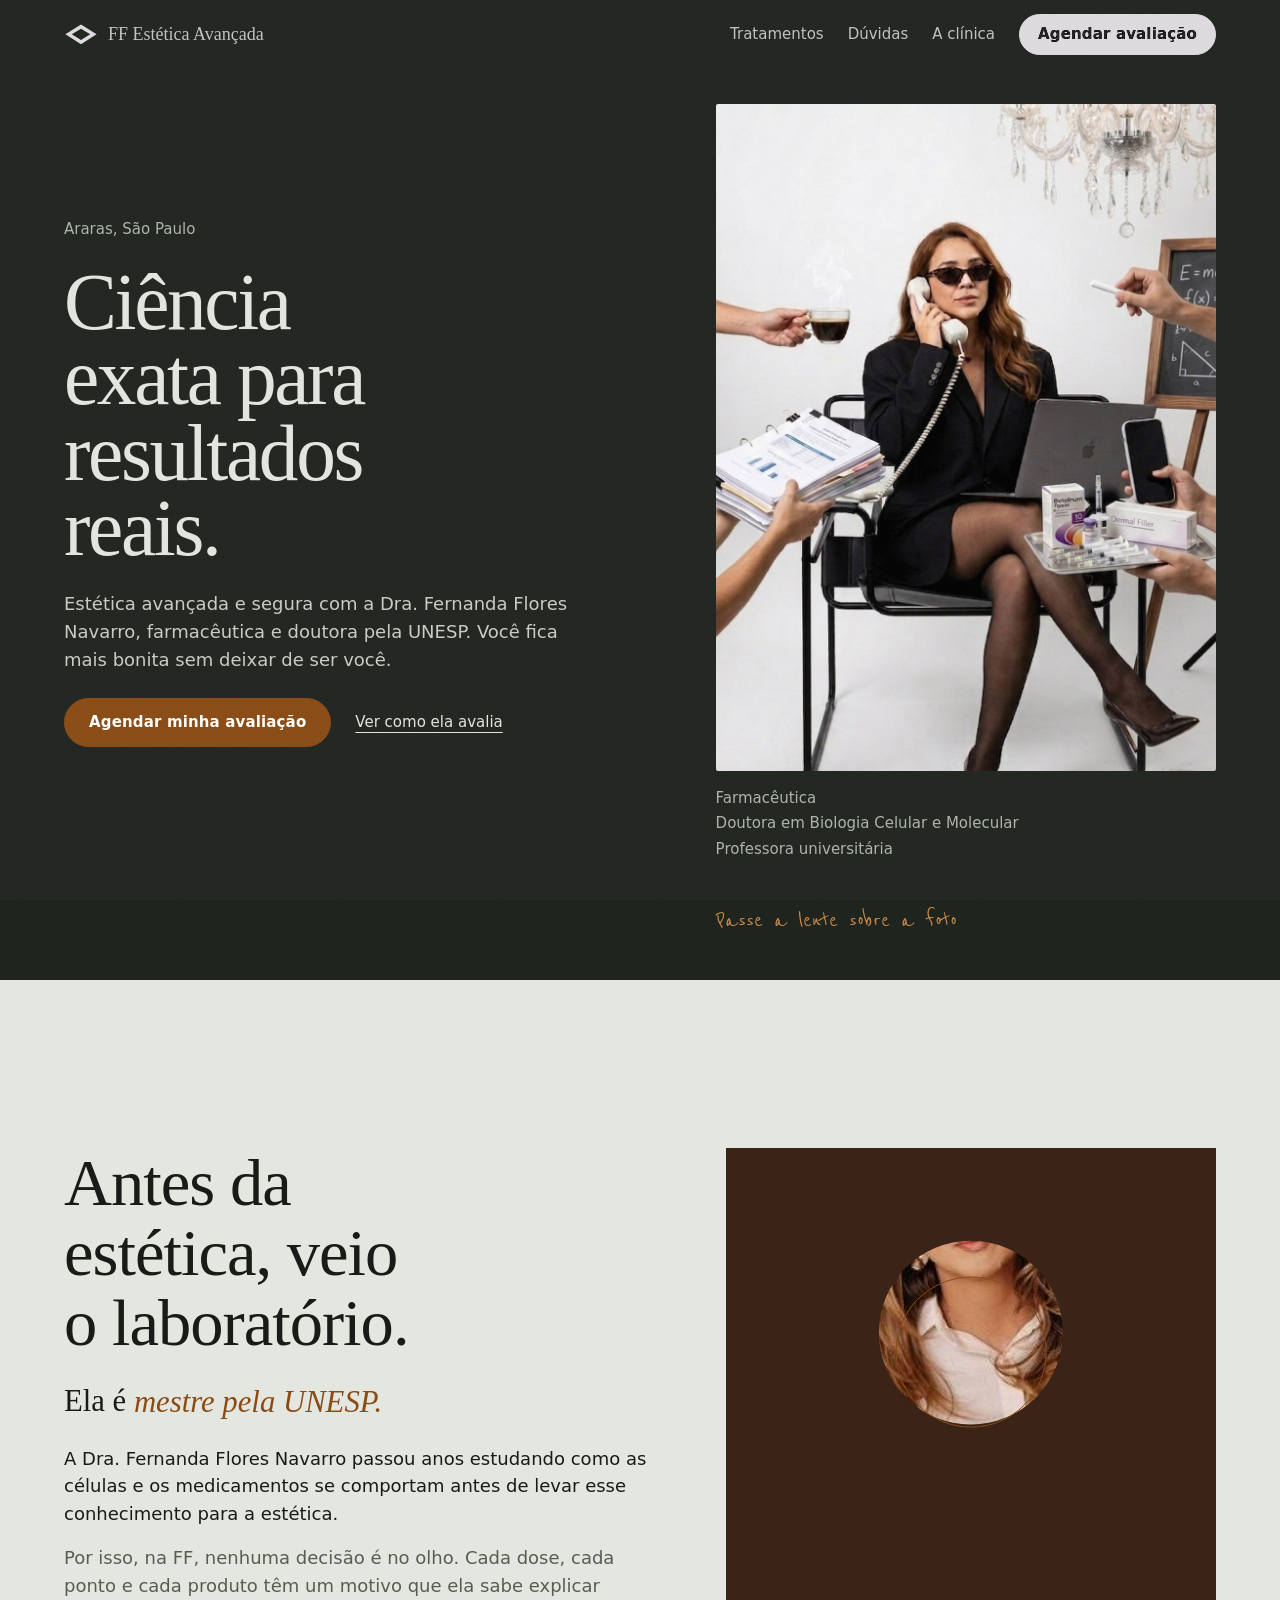
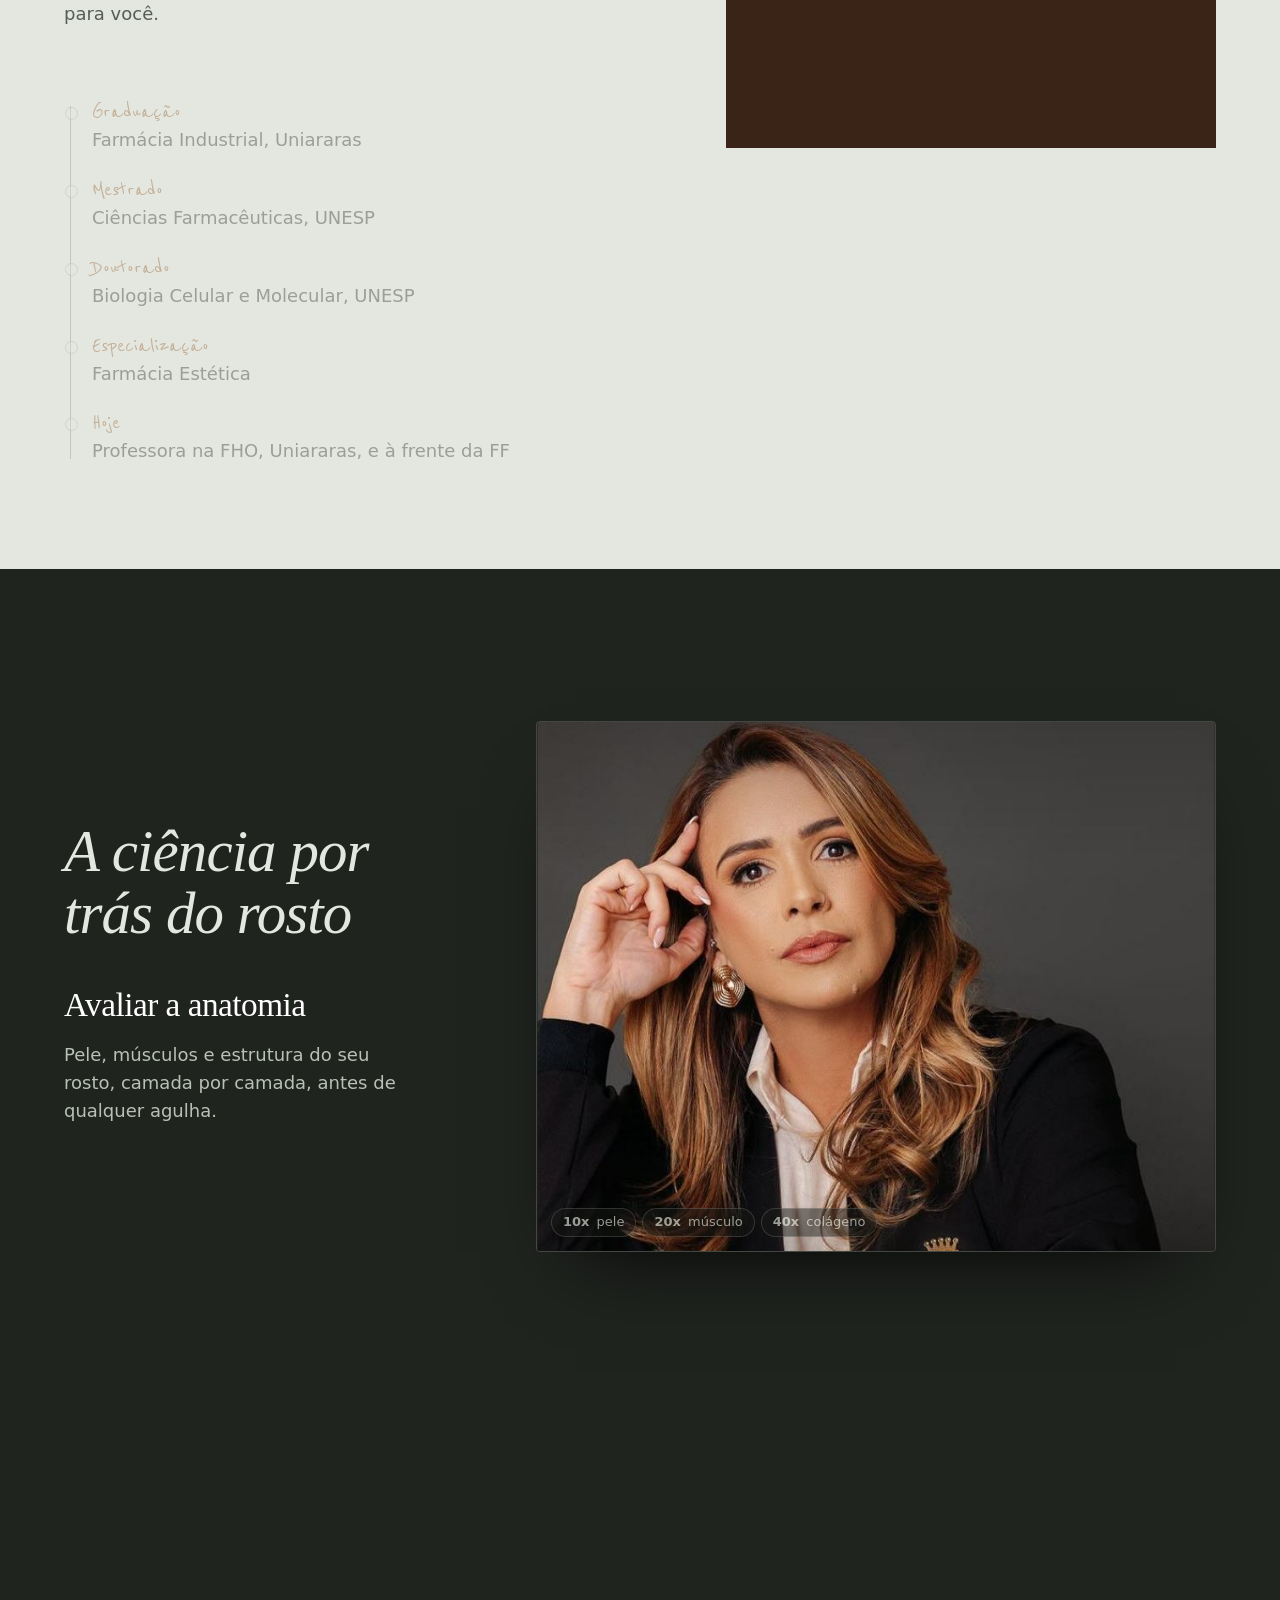
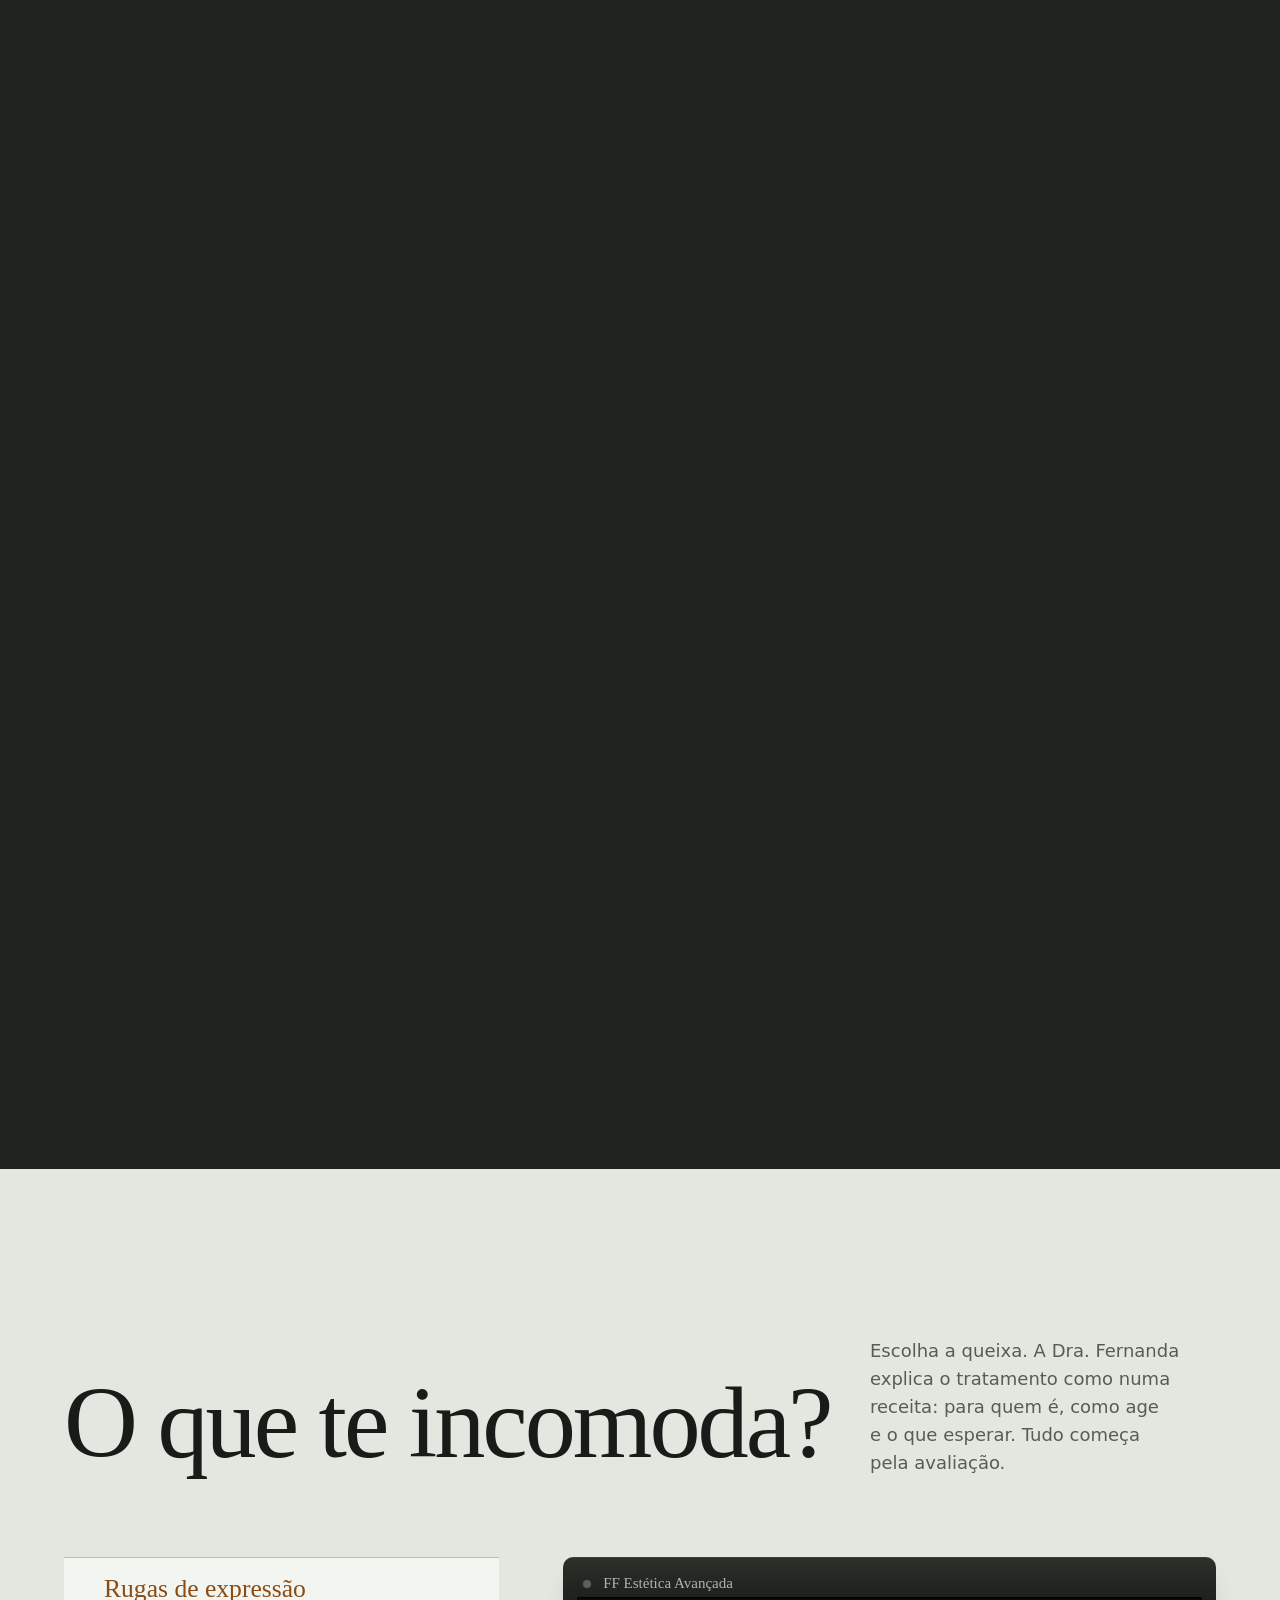
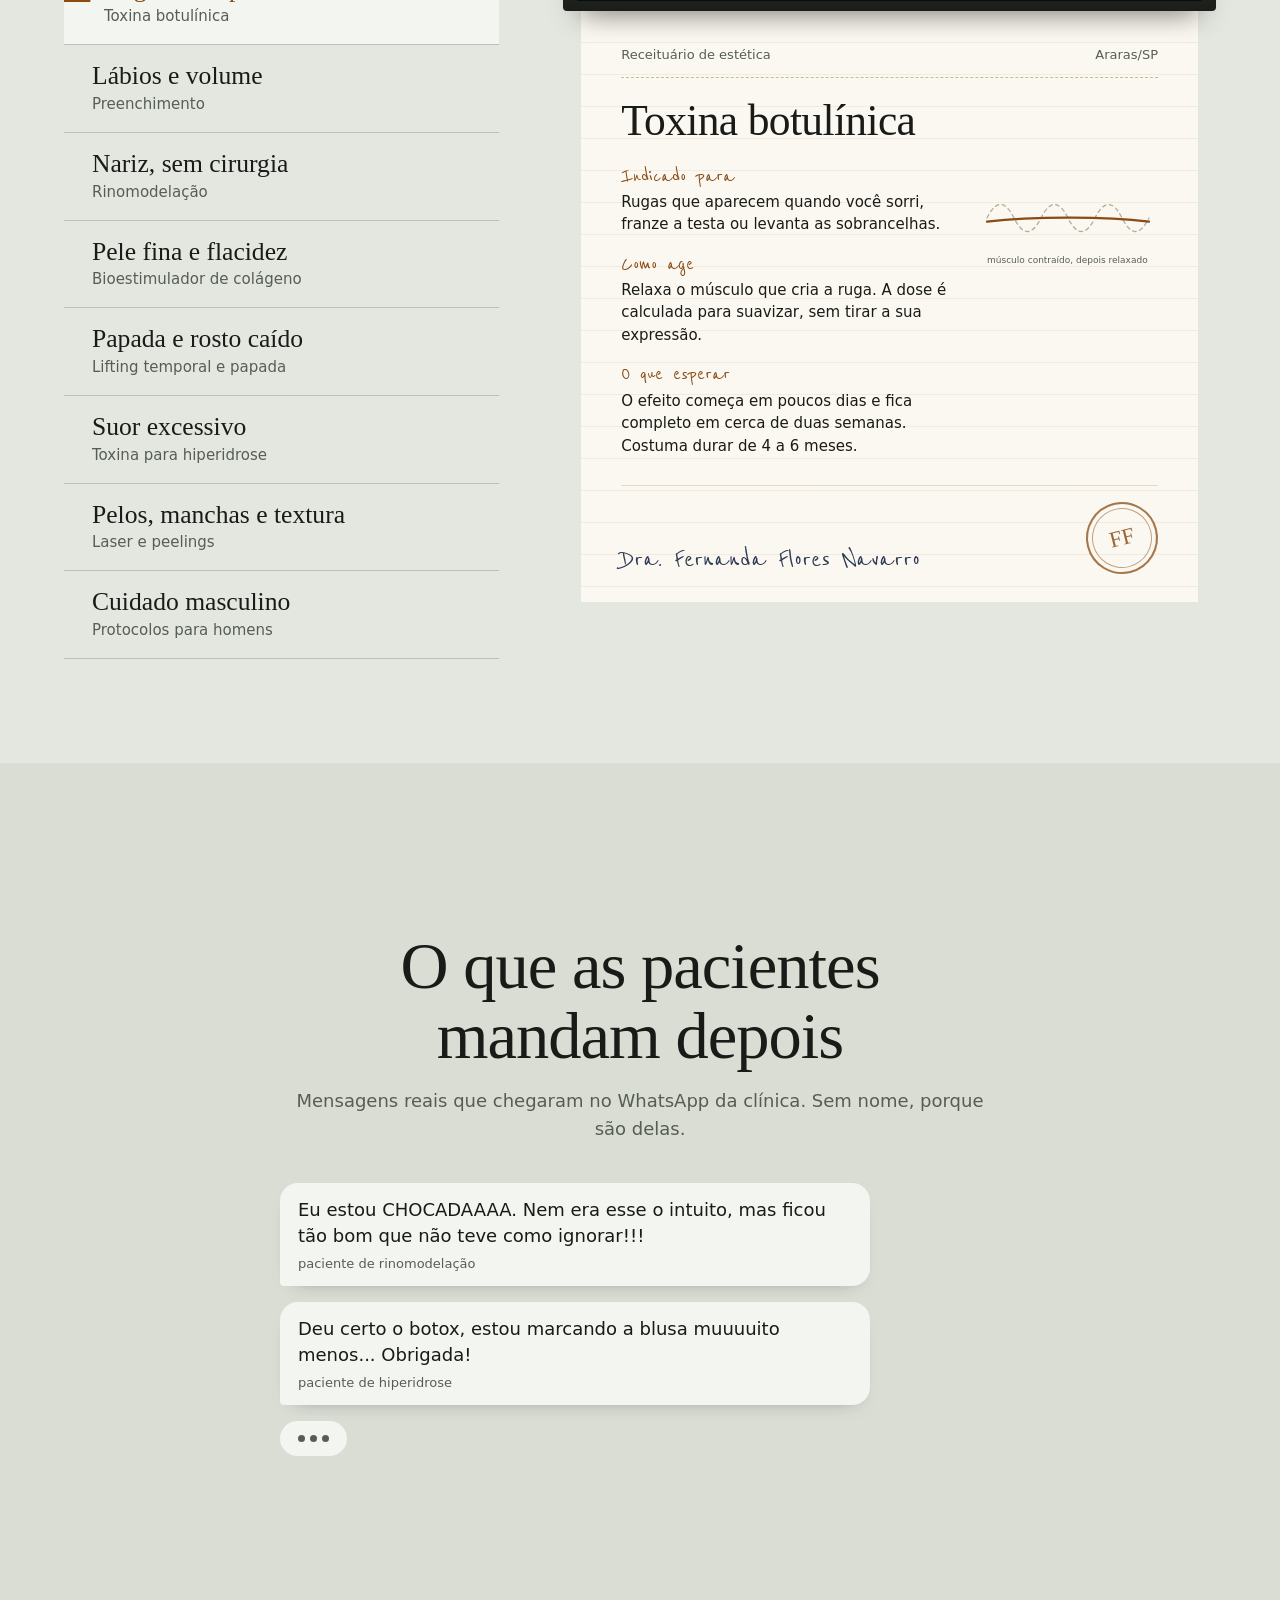
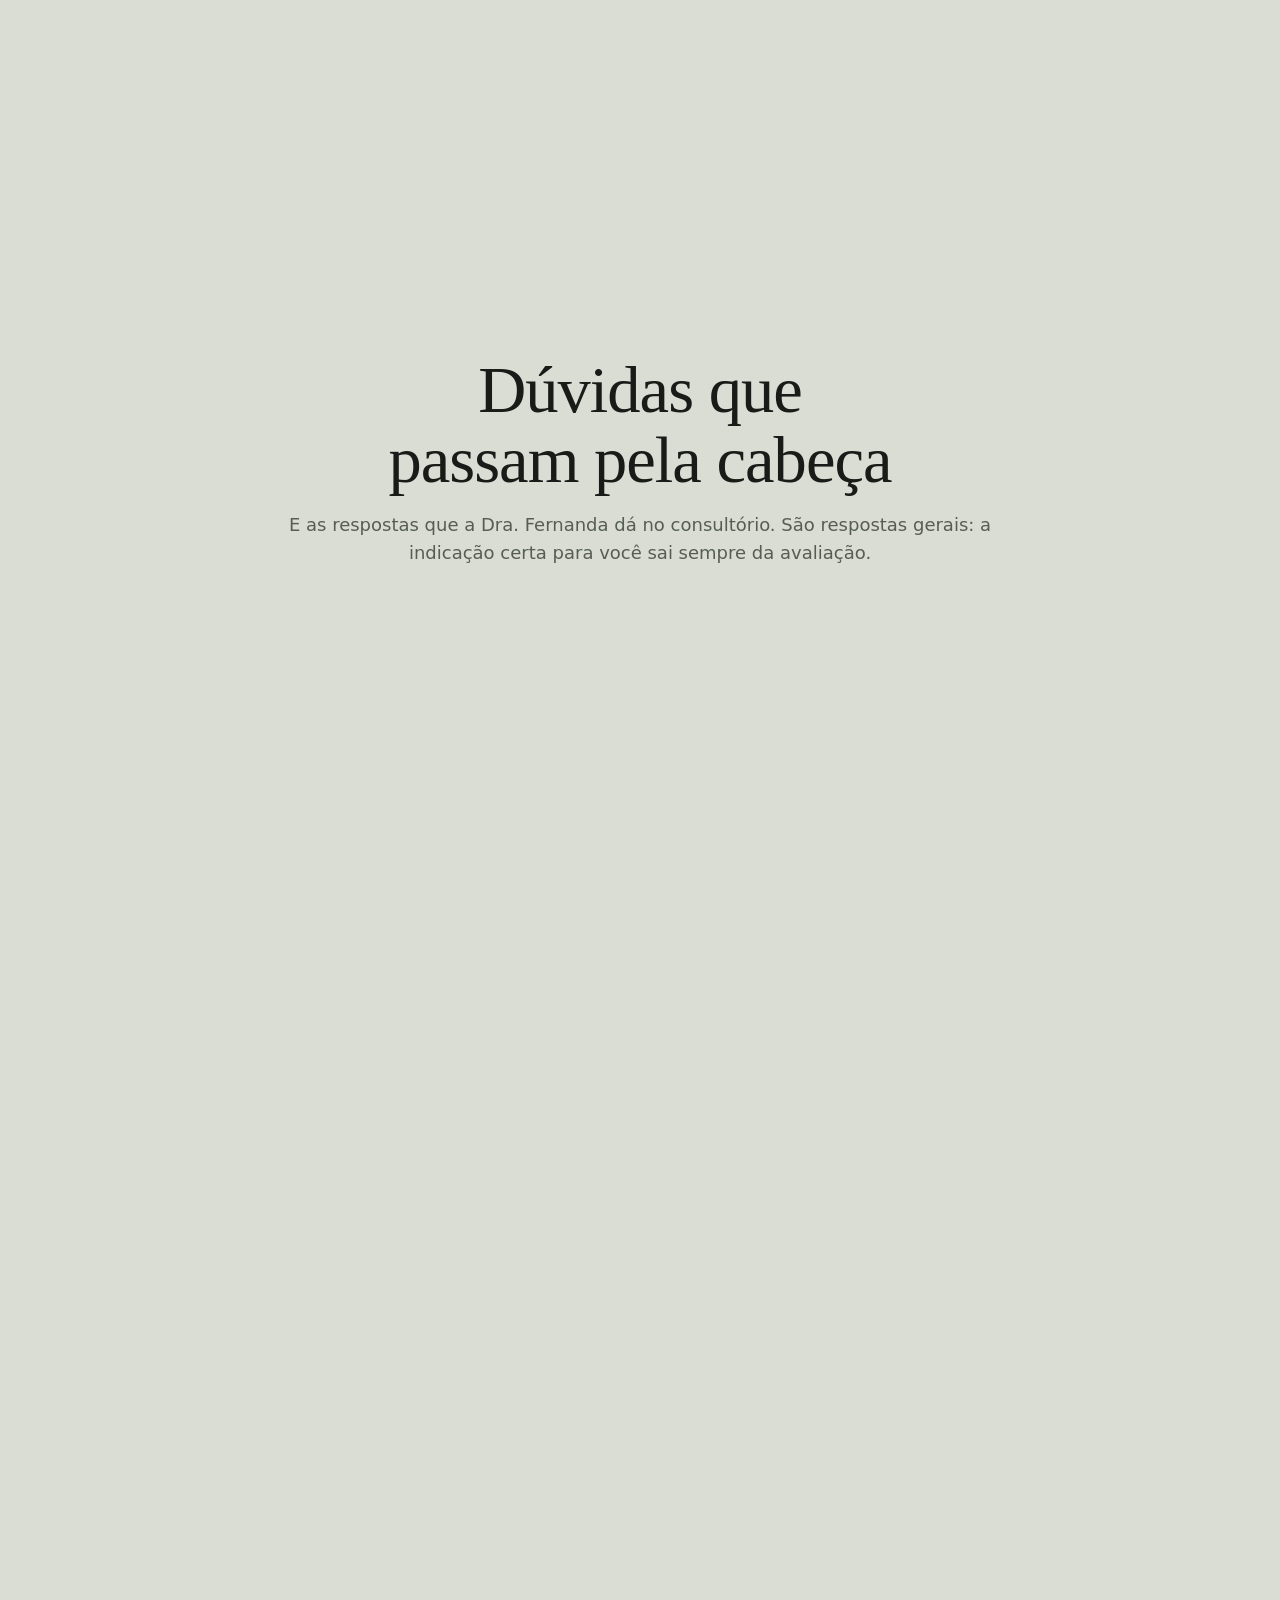
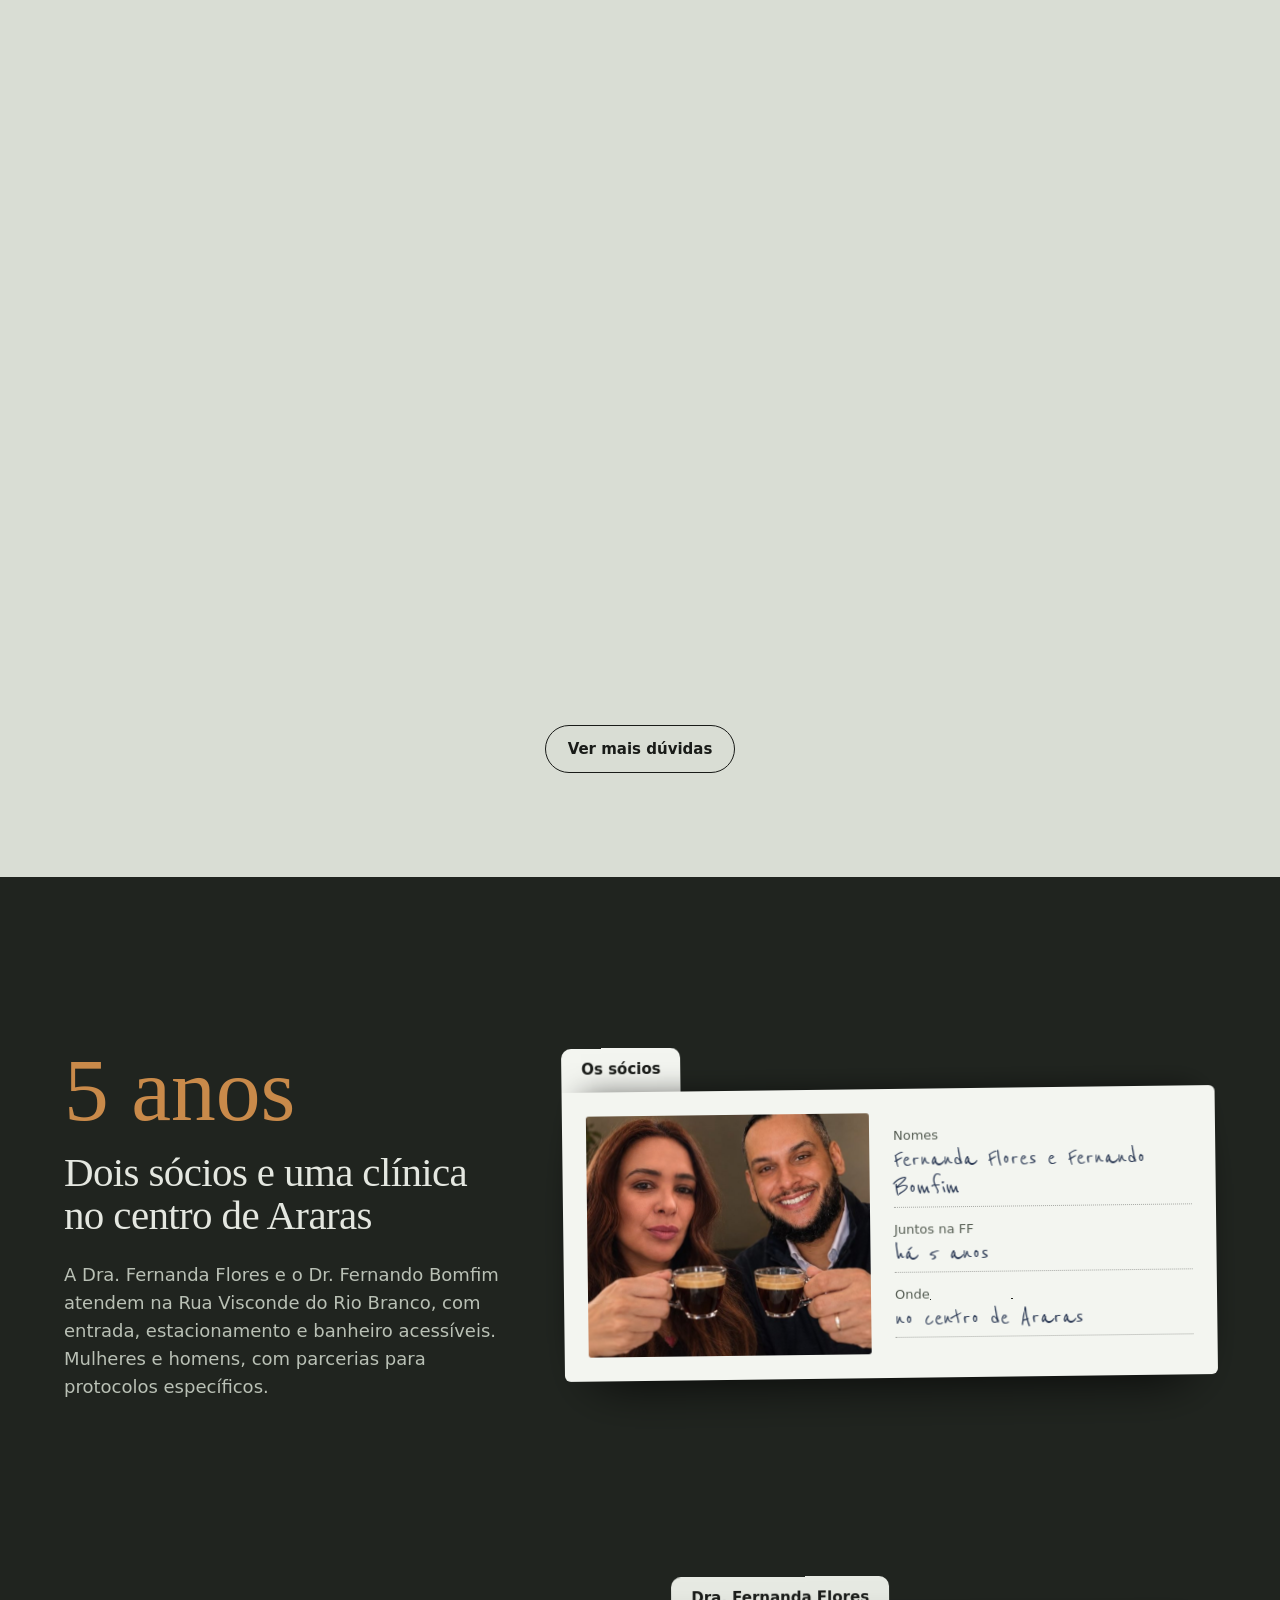
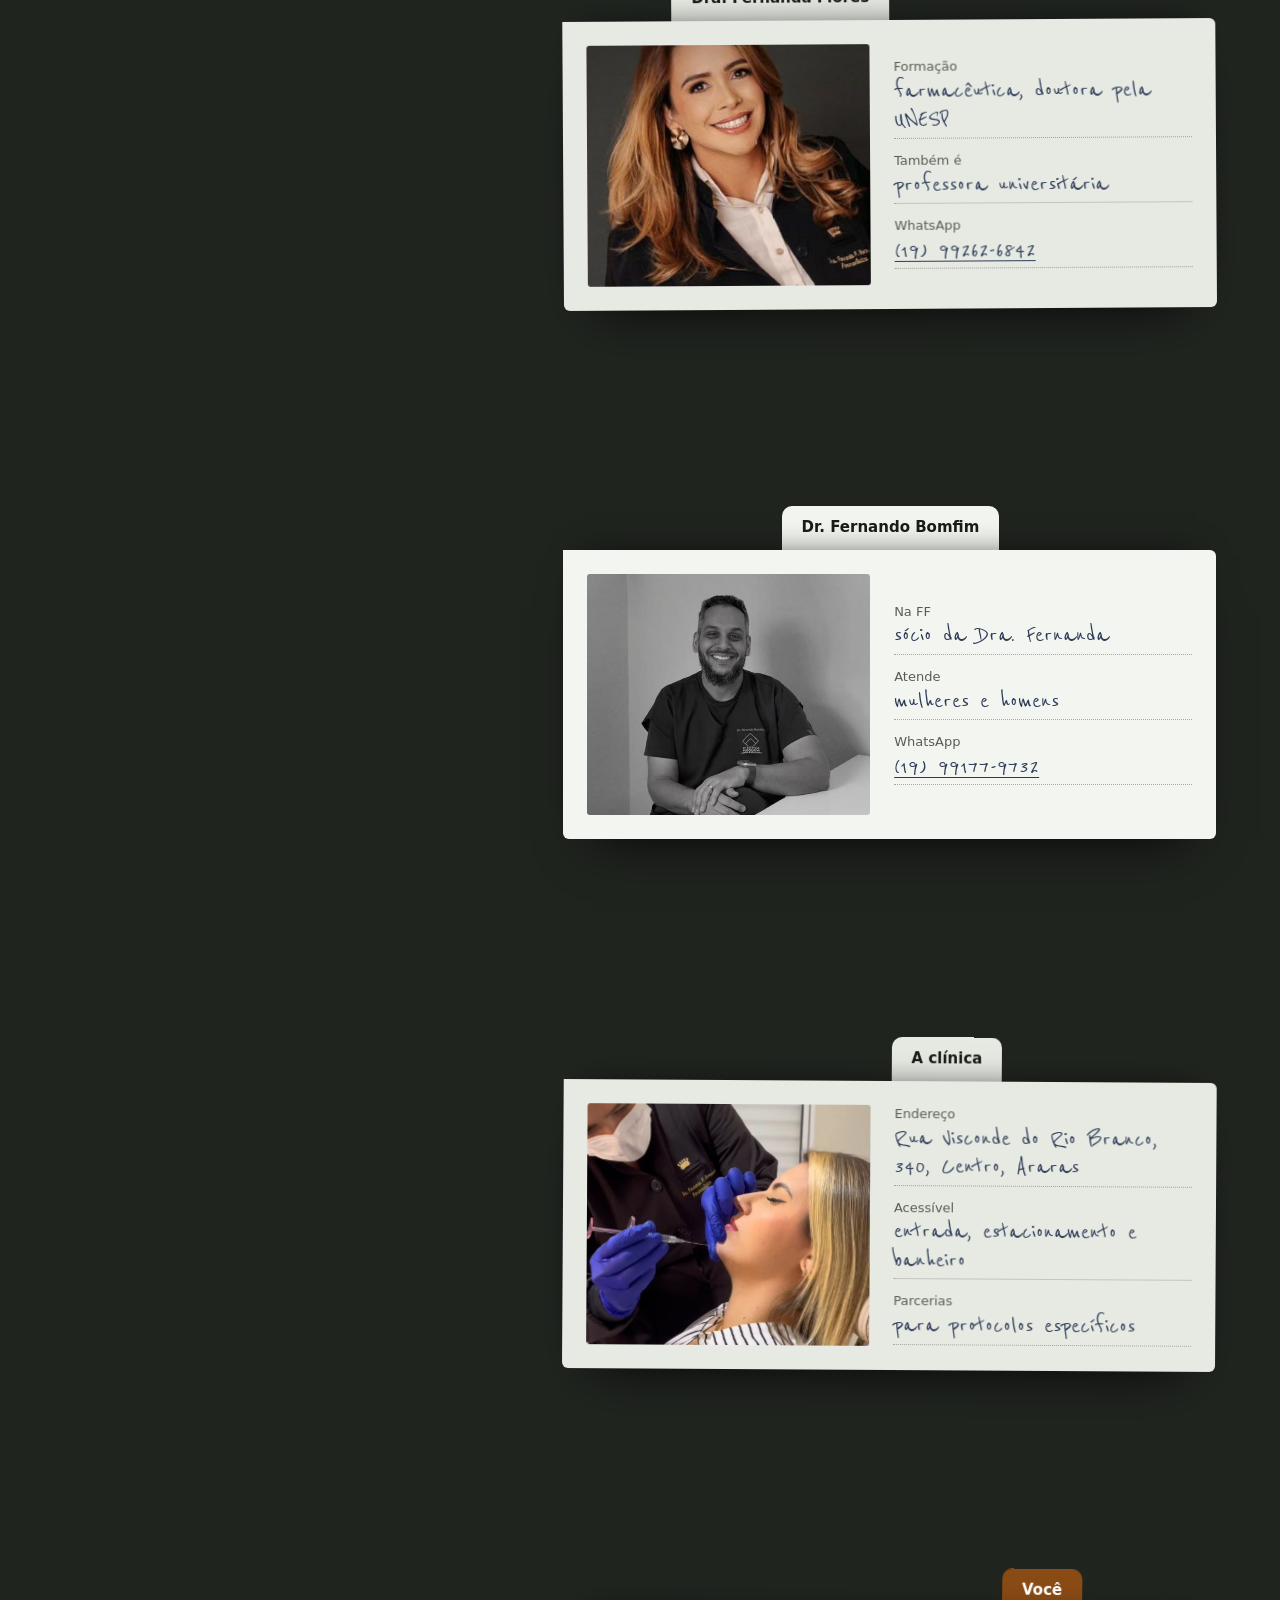
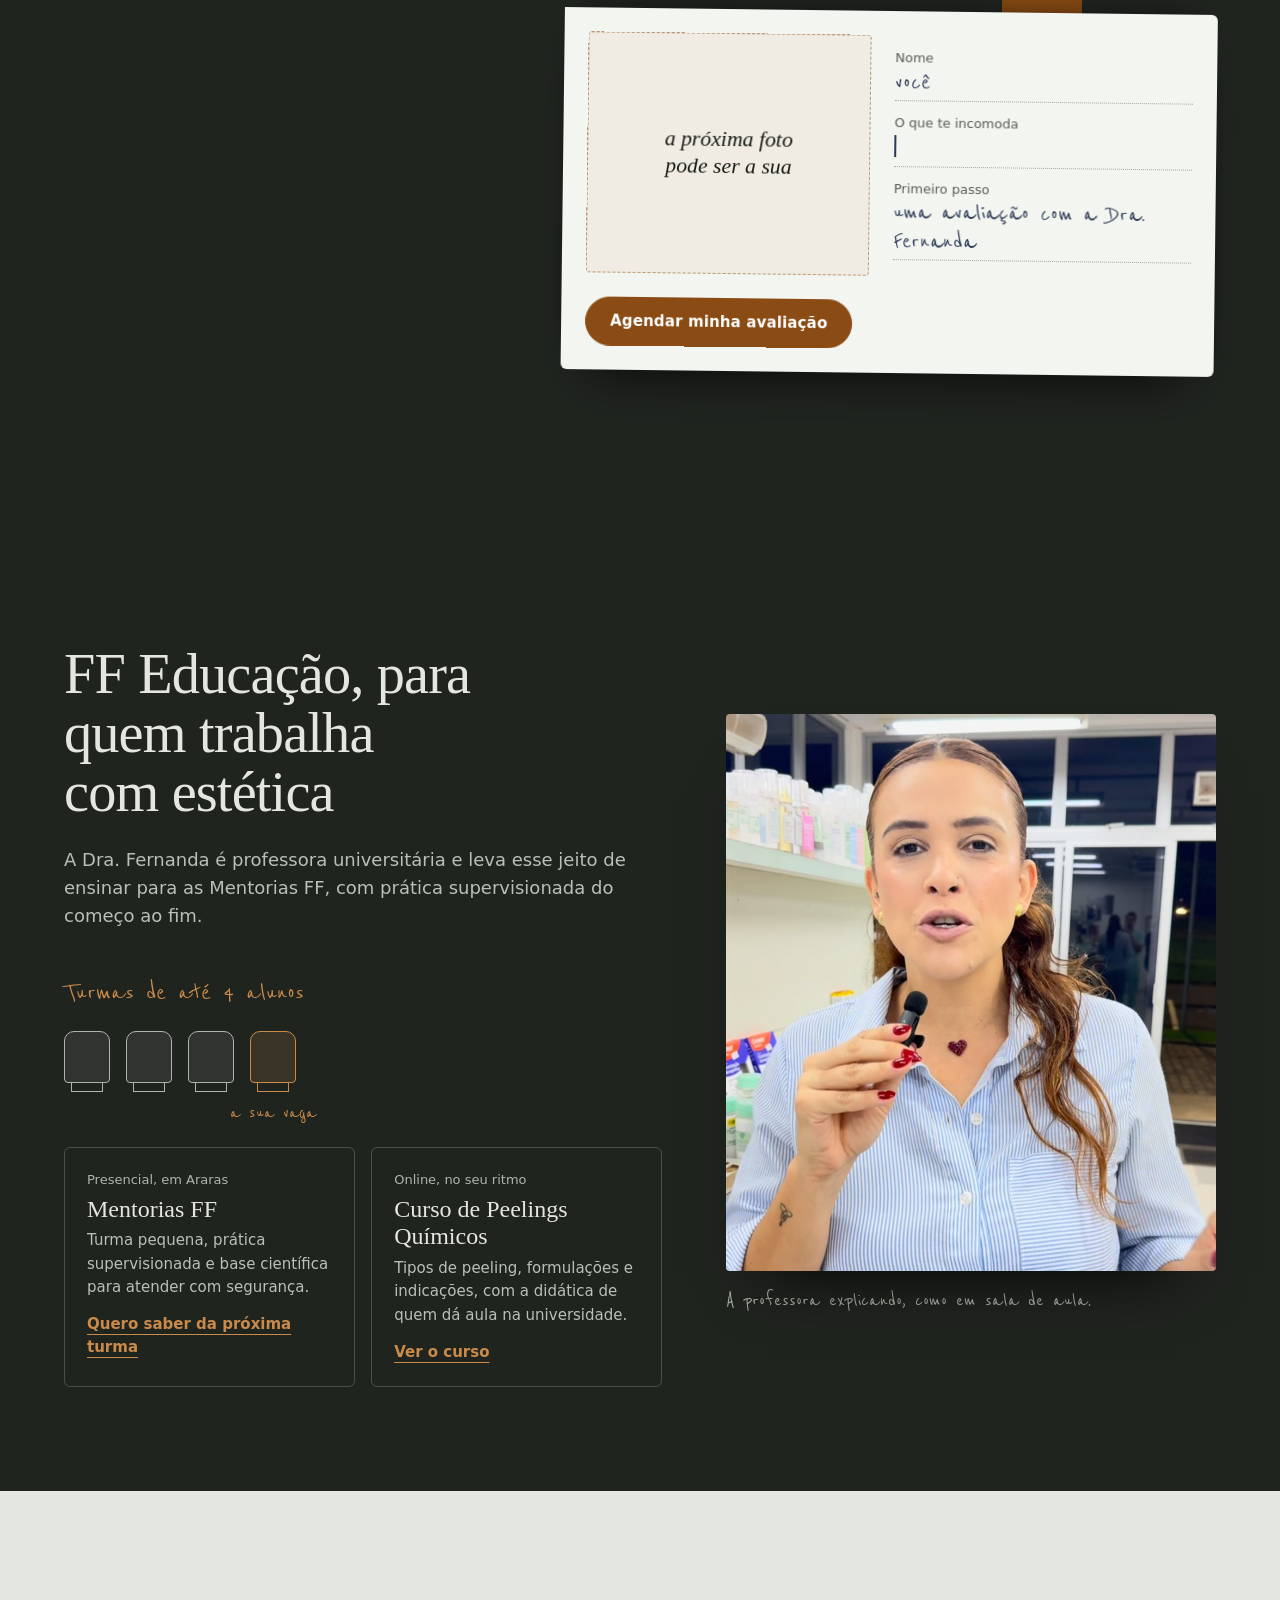
<file: index.html>
<!doctype html>
<html lang="pt-BR">
<head>
<meta charset="utf-8">
<meta name="viewport" content="width=device-width, initial-scale=1">
<title>FF Estética Avançada | Dra. Fernanda Flores, Araras/SP</title>
<meta name="description" content="Estética avançada com base em ciência, em Araras/SP. Toxina botulínica, harmonização, bioestimuladores, laser e peelings com a Dra. Fernanda Flores Navarro, farmacêutica e doutora pela UNESP.">
<meta name="theme-color" content="#20241F">
<link rel="preconnect" href="https://api.fontshare.com" crossorigin>
<link rel="stylesheet" href="https://api.fontshare.com/v2/css?f[]=zodiak@400,401,700&f[]=switzer@400,500,600&display=swap">
<link rel="preconnect" href="https://fonts.googleapis.com">
<link rel="preconnect" href="https://fonts.gstatic.com" crossorigin>
<link rel="stylesheet" href="https://fonts.googleapis.com/css2?family=Reenie+Beanie&display=swap">
<link rel="stylesheet" href="sites-incriveis.css">
<link rel="stylesheet" href="estilo.css">
<script type="application/ld+json">
{
  "@context": "https://schema.org",
  "@type": "MedicalClinic",
  "name": "FF Estética Avançada",
  "address": {"@type": "PostalAddress", "streetAddress": "Rua Visconde do Rio Branco, 340", "addressLocality": "Araras", "addressRegion": "SP", "postalCode": "13600-080", "addressCountry": "BR"},
  "telephone": "+55 19 99262-6842",
  "openingHours": "Mo-Sa 08:00-20:00",
  "sameAs": ["https://www.instagram.com/ff_esteticaavancada/", "https://www.instagram.com/drafernandaflores/"]
}
</script>
</head>
<body>

<a class="pular" href="#conteudo">Pular para o conteúdo</a>

<!-- lente de laboratório (movimento-assinatura) -->
<div class="lente" aria-hidden="true">
  <svg viewBox="0 0 160 160" class="lente-reticula">
    <circle cx="80" cy="80" r="78" class="lente-aro"/>
    <circle cx="80" cy="80" r="70" class="lente-fina"/>
    <g class="lente-marcas"></g>
    <line x1="80" y1="62" x2="80" y2="72"/><line x1="80" y1="88" x2="80" y2="98"/>
    <line x1="62" y1="80" x2="72" y2="80"/><line x1="88" y1="80" x2="98" y2="80"/>
  </svg>
  <span class="lente-aumento">40x</span>
</div>
<!-- cursor: etiqueta de contexto e luz âmbar suave nas seções escuras -->
<div class="luz-ambar" aria-hidden="true"></div>
<div class="cursor-etiqueta" aria-hidden="true"></div>

<header class="topo">
  <a class="marca" href="#inicio" aria-label="FF Estética Avançada, início">
    <svg viewBox="0 0 48 32" class="marca-losango" aria-hidden="true"><path d="M24 2 L46 16 L24 30 L2 16 Z M24 8 L37 16 L24 24 L11 16 Z"/></svg>
    <span>FF Estética Avançada</span>
  </a>
  <nav class="menu" aria-label="Seções">
    <a href="#tratamentos">Tratamentos</a>
    <a href="#duvidas">Dúvidas</a>
    <a href="#clinica">A clínica</a>
  </nav>
  <a class="botao botao-topo" href="#agendar">Agendar avaliação</a>
</header>

<main id="conteudo">

<!-- CENA 1 · CAPA -->
<section class="capa" id="inicio">
  <div class="capa-texto">
    <p class="capa-local">Araras, São Paulo</p>
    <h1 class="capa-titulo" data-fx="palavras">Ciência exata para resultados reais.</h1>
    <p class="capa-sub" data-fx="subir" data-fx-atraso="700">Estética avançada e segura com a Dra. Fernanda Flores Navarro, farmacêutica e doutora pela UNESP. Você fica mais bonita sem deixar de ser você.</p>
    <div class="capa-acoes" data-fx="subir" data-fx-atraso="900">
      <a class="botao" href="#agendar">Agendar minha avaliação</a>
      <a class="link-claro" href="#metodo">Ver como ela avalia</a>
    </div>
  </div>
  <figure class="capa-foto" data-lente>
    <img src="img/capa-dra-fernanda.jpg" width="1024" height="1365" alt="Dra. Fernanda Flores sentada numa cadeira de estúdio, de blazer preto, cercada de livros, café e frascos" fetchpriority="high">
    <div class="anotacoes" aria-hidden="true">
      <span class="nota" style="--x:5%;--y:12%;--g:-4deg">doutora pela UNESP</span>
      <span class="nota" style="--x:30%;--y:3%;--g:3deg">professora universitária</span>
      <span class="nota" style="--x:8%;--y:56%;--g:-2deg">farmacêutica, sem achismo</span>
      <span class="nota" style="--x:40%;--y:80%;--g:2deg">ciência + estética</span>
    </div>
    <figcaption class="capa-legenda">
      <span>Farmacêutica</span>
      <span>Doutora em Biologia Celular e Molecular</span>
      <span>Professora universitária</span>
    </figcaption>
  </figure>
  <p class="dica-lente" aria-hidden="true"><span class="dica-desktop">Passe a lente sobre a foto</span><span class="dica-toque">Toque e segure a foto para ver com a lente</span></p>
</section>

<!-- CENA 2 · QUEM É ELA -->
<section class="quem">
  <div class="quem-grade">
    <div class="quem-texto">
      <h2 class="foco-titulo">Antes da estética, veio o laboratório.</h2>
      <p class="alterna-frase">Ela é <span class="alterna" aria-live="off"><span class="alterna-trilho"><span>farmacêutica.</span><span>mestre pela UNESP.</span><span>doutora pela UNESP.</span><span>professora universitária.</span><span>farmacêutica.</span></span></span></p>
      <p class="quem-lead">A Dra. Fernanda Flores Navarro passou anos estudando como as células e os medicamentos se comportam antes de levar esse conhecimento para a estética.</p>
      <p class="quem-apoio">Por isso, na FF, nenhuma decisão é no olho. Cada dose, cada ponto e cada produto têm um motivo que ela sabe explicar para você.</p>
    </div>
    <figure class="quem-foto abertura">
      <img src="img/dra-fernanda-bege.jpg" width="490" height="600" alt="Dra. Fernanda Flores em ensaio de estúdio, de camisa clara, sentada com as mãos nos joelhos" loading="lazy">
      <span class="abertura-aro" aria-hidden="true"></span>
    </figure>
    <ol class="trajetoria" aria-label="Formação da Dra. Fernanda">
      <li><span class="traj-quando">Graduação</span><span class="traj-oque">Farmácia Industrial, Uniararas</span></li>
      <li><span class="traj-quando">Mestrado</span><span class="traj-oque">Ciências Farmacêuticas, UNESP</span></li>
      <li><span class="traj-quando">Doutorado</span><span class="traj-oque">Biologia Celular e Molecular, UNESP</span></li>
      <li><span class="traj-quando">Especialização</span><span class="traj-oque">Farmácia Estética</span></li>
      <li><span class="traj-quando">Hoje</span><span class="traj-oque">Professora na FHO, Uniararas, e à frente da FF</span></li>
    </ol>
  </div>
</section>

<!-- CENA 3 · PICO: A CIÊNCIA POR TRÁS DO ROSTO -->
<section class="pico" id="metodo">
  <div class="fx-palco">
    <div class="pico-grade">
      <div class="pico-texto">
        <h2 class="pico-titulo">A ciência por trás do rosto</h2>
        <ol class="pico-etapas">
          <li data-etapa-pico="1"><h3>Avaliar a anatomia</h3><p>Pele, músculos e estrutura do seu rosto, camada por camada, antes de qualquer agulha.</p></li>
          <li data-etapa-pico="2"><h3>Entender o que você quer</h3><p>O que te incomoda no espelho e o que você não quer mudar de jeito nenhum.</p></li>
          <li data-etapa-pico="3"><h3>Montar um plano com dose certa</h3><p>Só o necessário, na ordem certa, com produtos que ela sabe explicar.</p></li>
          <li data-etapa-pico="4"><h3>Resultado natural</h3><p>Você descansada, com a sua expressão. É isso que a gente chama de resultado.</p></li>
        </ol>
      </div>
      <!-- A foto fica parada como uma lâmina no microscópio; cada camada desce sobre ela como uma
           cortina (transform puro: a placa de vídeo anima sozinha, sem tremer no celular).
           O "quadro" guarda as coordenadas da foto (800×625), então traços e rótulos nunca saem do lugar
           mesmo quando o celular mostra a foto mais alta e recortada dos lados. -->
      <div class="pico-rosto" aria-hidden="true" data-camada="0">
        <div class="lamina-zoom">
          <div class="placa placa-base"><div class="quadro"><img src="img/rosto-dra-fernanda.jpg" width="800" height="625" alt=""></div></div>
          <div class="placa placa-pele"><div class="cortina"><div class="cortina-dentro">
            <div class="quadro"><img src="img/rosto-pele.jpg" width="800" height="625" alt="" decoding="async"></div>
          </div></div></div>
          <div class="placa placa-musculo"><div class="cortina"><div class="cortina-dentro">
            <div class="quadro">
              <img src="img/rosto-musculo.jpg" decoding="async" width="800" height="625" alt="">
              <svg viewBox="0 0 800 625" class="musculos">
                <path class="m" d="M215 105 C 270 80, 340 70, 400 85"/>
                <path class="m" d="M220 125 C 275 100, 340 92, 400 105"/>
                <path class="m" d="M215 182 C 230 155, 285 152, 298 178 C 285 205, 230 207, 215 182 Z"/>
                <path class="m" d="M315 155 C 328 128, 380 126, 393 150 C 382 176, 330 180, 315 155 Z"/>
                <path class="m" d="M232 240 C 255 255, 275 265, 292 272"/>
                <path class="m" d="M410 205 C 395 230, 375 250, 362 262"/>
              </svg>
              <span class="rotulo-m" style="--x:54%;--y:9%">frontal</span>
              <span class="rotulo-m" style="--x:54%;--y:21%">orbicular dos olhos</span>
              <span class="rotulo-m" style="--x:55%;--y:37%">zigomático</span>
            </div>
          </div></div></div>
          <div class="placa placa-colageno"><div class="cortina"><div class="cortina-dentro">
            <div class="quadro">
              <img src="img/rosto-colageno.jpg" width="1200" height="938" alt="" decoding="async">
            </div>
          </div></div></div>
        </div>
        <!-- régua de aumento do microscópio: acende a camada que está na lâmina -->
        <ol class="aumentos">
          <li data-c="1"><b>10x</b> pele</li>
          <li data-c="2"><b>20x</b> músculo</li>
          <li data-c="3"><b>40x</b> colágeno</li>
        </ol>
      </div>
    </div>
    <p class="pico-frase">Avaliamos sua anatomia, entendemos suas expectativas e construímos um plano que faz sentido para você.</p>
  </div>
</section>

<!-- CENA 4 · TRATAMENTOS: RECEITUÁRIO QUE IMPRIME -->
<section class="tratamentos" id="tratamentos">
  <div class="trat-cabeca">
    <h2 data-fx="subir">O que te incomoda?</h2>
    <p data-fx="subir" data-fx-atraso="120">Escolha a queixa. A Dra. Fernanda explica o tratamento como numa receita: para quem é, como age e o que esperar. Tudo começa pela avaliação.</p>
  </div>

  <div class="receituario">
    <div class="queixas" role="tablist" aria-label="Escolha o que te incomoda">
      <button data-cursor="Imprimir receita" role="tab" id="q1" aria-controls="r1" aria-selected="true" tabindex="0"><span class="q-nome">Rugas de expressão</span><span class="q-trat">Toxina botulínica</span></button>
      <button data-cursor="Imprimir receita" role="tab" id="q2" aria-controls="r2" aria-selected="false" tabindex="-1"><span class="q-nome">Lábios e volume</span><span class="q-trat">Preenchimento</span></button>
      <button data-cursor="Imprimir receita" role="tab" id="q3" aria-controls="r3" aria-selected="false" tabindex="-1"><span class="q-nome">Nariz, sem cirurgia</span><span class="q-trat">Rinomodelação</span></button>
      <button data-cursor="Imprimir receita" role="tab" id="q4" aria-controls="r4" aria-selected="false" tabindex="-1"><span class="q-nome">Pele fina e flacidez</span><span class="q-trat">Bioestimulador de colágeno</span></button>
      <button data-cursor="Imprimir receita" role="tab" id="q5" aria-controls="r5" aria-selected="false" tabindex="-1"><span class="q-nome">Papada e rosto caído</span><span class="q-trat">Lifting temporal e papada</span></button>
      <button data-cursor="Imprimir receita" role="tab" id="q6" aria-controls="r6" aria-selected="false" tabindex="-1"><span class="q-nome">Suor excessivo</span><span class="q-trat">Toxina para hiperidrose</span></button>
      <button data-cursor="Imprimir receita" role="tab" id="q7" aria-controls="r7" aria-selected="false" tabindex="-1"><span class="q-nome">Pelos, manchas e textura</span><span class="q-trat">Laser e peelings</span></button>
      <button data-cursor="Imprimir receita" role="tab" id="q8" aria-controls="r8" aria-selected="false" tabindex="-1"><span class="q-nome">Cuidado masculino</span><span class="q-trat">Protocolos para homens</span></button>
    </div>

    <div class="impressora">
      <div class="fenda" aria-hidden="true"><span class="fenda-luz"></span><span class="fenda-nome">FF Estética Avançada</span></div>
      <div class="papel-area">

        <article class="receita" id="r1" role="tabpanel" aria-labelledby="q1" tabindex="0">
          <header class="receita-topo"><span>Receituário de estética</span><span>Araras/SP</span></header>
          <h3>Toxina botulínica</h3>
          <div class="receita-corpo">
            <dl>
              <div><dt>Indicado para</dt><dd>Rugas que aparecem quando você sorri, franze a testa ou levanta as sobrancelhas.</dd></div>
              <div><dt>Como age</dt><dd>Relaxa o músculo que cria a ruga. A dose é calculada para suavizar, sem tirar a sua expressão.</dd></div>
              <div><dt>O que esperar</dt><dd>O efeito começa em poucos dias e fica completo em cerca de duas semanas. Costuma durar de 4 a 6 meses.</dd></div>
            </dl>
            <svg class="diagrama" viewBox="0 0 200 120" aria-hidden="true"><path class="d-antes" d="M10 60 Q 25 30 40 60 T 70 60 T 100 60 T 130 60 T 160 60 T 190 60"/><path class="d-depois" d="M10 64 C 60 58, 140 58, 190 64"/><text x="10" y="110">músculo contraído, depois relaxado</text></svg>
          </div>
          <footer class="receita-pe"><span class="assinatura">Dra. Fernanda Flores Navarro</span><span class="carimbo" aria-hidden="true">FF</span></footer>
        </article>

        <article class="receita" id="r2" role="tabpanel" aria-labelledby="q2" tabindex="0" hidden>
          <header class="receita-topo"><span>Receituário de estética</span><span>Araras/SP</span></header>
          <h3>Preenchimento</h3>
          <div class="receita-corpo">
            <dl>
              <div><dt>Indicado para</dt><dd>Lábios finos ou sem contorno, olheiras fundas e áreas do rosto que perderam volume com o tempo.</dd></div>
              <div><dt>Como age</dt><dd>Ácido hialurônico aplicado em pontos planejados na avaliação, na quantidade certa para um resultado natural.</dd></div>
              <div><dt>O que esperar</dt><dd>Resultado visível logo após a aplicação, com um leve inchaço nos primeiros dias. A duração varia com o produto e a região.</dd></div>
            </dl>
            <svg class="diagrama" viewBox="0 0 200 120" aria-hidden="true"><path class="d-antes" d="M30 90 C 60 70, 90 70, 100 74 C 110 70, 140 70, 170 90"/><path class="d-depois" d="M30 90 C 60 58, 90 56, 100 64 C 110 56, 140 58, 170 90"/><text x="10" y="112">contorno antes e depois do volume</text></svg>
          </div>
          <figure class="receita-foto"><img src="img/procedimento-labios.jpg" width="576" height="720" alt="Aplicação de preenchimento labial" loading="lazy"></figure>
          <footer class="receita-pe"><span class="assinatura">Dra. Fernanda Flores Navarro</span><span class="carimbo" aria-hidden="true">FF</span></footer>
        </article>

        <article class="receita" id="r3" role="tabpanel" aria-labelledby="q3" tabindex="0" hidden>
          <header class="receita-topo"><span>Receituário de estética</span><span>Araras/SP</span></header>
          <h3>Rinomodelação</h3>
          <div class="receita-corpo">
            <dl>
              <div><dt>Indicado para</dt><dd>Quem se incomoda com uma pequena ondulação no perfil do nariz ou com a ponta caída e não quer cirurgia.</dd></div>
              <div><dt>Como age</dt><dd>Ácido hialurônico em pontos estratégicos para alinhar o perfil. Não diminui o nariz: equilibra o desenho.</dd></div>
              <div><dt>O que esperar</dt><dd>Mudança visível logo após a aplicação. Na avaliação a Dra. diz se o seu caso tem indicação.</dd></div>
            </dl>
            <svg class="diagrama" viewBox="0 0 200 120" aria-hidden="true"><path class="d-antes" d="M70 10 C 74 30, 96 40, 92 52 C 100 70, 120 84, 118 94 C 112 100, 104 98, 98 100"/><path class="d-depois" d="M70 10 C 78 36, 100 58, 112 78 C 120 88, 118 96, 98 100"/><text x="10" y="114">perfil alinhado</text></svg>
          </div>
          <footer class="receita-pe"><span class="assinatura">Dra. Fernanda Flores Navarro</span><span class="carimbo" aria-hidden="true">FF</span></footer>
        </article>

        <article class="receita" id="r4" role="tabpanel" aria-labelledby="q4" tabindex="0" hidden>
          <header class="receita-topo"><span>Receituário de estética</span><span>Araras/SP</span></header>
          <h3>Bioestimulador de colágeno</h3>
          <div class="receita-corpo">
            <dl>
              <div><dt>Indicado para</dt><dd>Pele mais fina, com flacidez leve, que perdeu firmeza e viço.</dd></div>
              <div><dt>Como age</dt><dd>Estimula o seu próprio corpo a produzir colágeno novo. Não muda feições, melhora a qualidade da pele.</dd></div>
              <div><dt>O que esperar</dt><dd>Resultado gradual, ao longo das semanas. O número de sessões é definido na avaliação.</dd></div>
            </dl>
            <svg class="diagrama" viewBox="0 0 200 120" aria-hidden="true"><path class="d-antes" d="M10 40 Q 50 30 90 40 T 190 40"/><path class="d-depois" d="M10 56 Q 50 46 90 56 T 190 56 M10 72 Q 50 62 90 72 T 190 72 M10 88 Q 50 78 90 88 T 190 88"/><text x="10" y="114">mais fibras de colágeno</text></svg>
          </div>
          <footer class="receita-pe"><span class="assinatura">Dra. Fernanda Flores Navarro</span><span class="carimbo" aria-hidden="true">FF</span></footer>
        </article>

        <article class="receita" id="r5" role="tabpanel" aria-labelledby="q5" tabindex="0" hidden>
          <header class="receita-topo"><span>Receituário de estética</span><span>Araras/SP</span></header>
          <h3>Lifting temporal e papada</h3>
          <div class="receita-corpo">
            <dl>
              <div><dt>Indicado para</dt><dd>Quem sente o rosto "caindo", o olhar mais pesado ou se incomoda com a papada.</dd></div>
              <div><dt>Como age</dt><dd>Técnicas não cirúrgicas que reposicionam e redefinem o contorno. A técnica certa é escolhida na avaliação.</dd></div>
              <div><dt>O que esperar</dt><dd>Contorno mais definido, sem cortes. Uma paciente de lifting temporal disse, 11 meses depois: "agora está muito melhor".</dd></div>
            </dl>
            <svg class="diagrama" viewBox="0 0 200 120" aria-hidden="true"><path class="d-antes" d="M40 20 C 40 70, 70 100, 120 100 C 150 100, 170 90, 175 80"/><path class="d-depois" d="M40 20 C 42 60, 70 86, 120 88 C 150 88, 170 74, 178 60"/><text x="10" y="116">contorno da mandíbula</text></svg>
          </div>
          <footer class="receita-pe"><span class="assinatura">Dra. Fernanda Flores Navarro</span><span class="carimbo" aria-hidden="true">FF</span></footer>
        </article>

        <article class="receita" id="r6" role="tabpanel" aria-labelledby="q6" tabindex="0" hidden>
          <header class="receita-topo"><span>Receituário de estética</span><span>Araras/SP</span></header>
          <h3>Toxina para suor excessivo</h3>
          <div class="receita-corpo">
            <dl>
              <div><dt>Indicado para</dt><dd>Quem marca a roupa de suor nas axilas e evita certas cores ou situações por isso.</dd></div>
              <div><dt>Como age</dt><dd>A toxina botulínica reduz a ação das glândulas de suor na região tratada.</dd></div>
              <div><dt>O que esperar</dt><dd>Menos suor em poucos dias. Uma paciente contou: "estou marcando a blusa muito menos".</dd></div>
            </dl>
            <svg class="diagrama gotas" viewBox="0 0 200 120" aria-hidden="true"><path class="g" d="M30 30 c 6 10 10 14 10 20 a 10 10 0 0 1 -20 0 c 0 -6 4 -10 10 -20 z"/><path class="g" d="M80 20 c 6 10 10 14 10 20 a 10 10 0 0 1 -20 0 c 0 -6 4 -10 10 -20 z"/><path class="g fica" d="M130 34 c 6 10 10 14 10 20 a 10 10 0 0 1 -20 0 c 0 -6 4 -10 10 -20 z"/><path class="g" d="M170 24 c 6 10 10 14 10 20 a 10 10 0 0 1 -20 0 c 0 -6 4 -10 10 -20 z"/><path class="g" d="M55 64 c 6 10 10 14 10 20 a 10 10 0 0 1 -20 0 c 0 -6 4 -10 10 -20 z"/><path class="g" d="M110 70 c 6 10 10 14 10 20 a 10 10 0 0 1 -20 0 c 0 -6 4 -10 10 -20 z"/><text x="10" y="116">menos suor na região tratada</text></svg>
          </div>
          <footer class="receita-pe"><span class="assinatura">Dra. Fernanda Flores Navarro</span><span class="carimbo" aria-hidden="true">FF</span></footer>
        </article>

        <article class="receita" id="r7" role="tabpanel" aria-labelledby="q7" tabindex="0" hidden>
          <header class="receita-topo"><span>Receituário de estética</span><span>Araras/SP</span></header>
          <h3>Laser e peelings</h3>
          <div class="receita-corpo">
            <dl>
              <div><dt>Indicado para</dt><dd>Quem quer se livrar dos pelos, ou melhorar manchas, poros e textura da pele.</dd></div>
              <div><dt>Como age</dt><dd>O laser age no pelo e nas camadas da pele; o peeling químico renova a pele de fora para dentro. A Dra. também ensina peelings para outros profissionais.</dd></div>
              <div><dt>O que esperar</dt><dd>Resultado progressivo, em sessões. Depois da primeira sessão de laser, uma paciente contou que "já sumiu metade".</dd></div>
            </dl>
            <svg class="diagrama" viewBox="0 0 200 120" aria-hidden="true"><path class="d-antes" d="M10 70 H 190 M10 86 H 190 M10 102 H 190"/><path class="d-depois" d="M60 6 L 80 66 M100 6 L 100 66 M140 6 L 120 66"/><text x="10" y="118">camadas da pele</text></svg>
          </div>
          <footer class="receita-pe"><span class="assinatura">Dra. Fernanda Flores Navarro</span><span class="carimbo" aria-hidden="true">FF</span></footer>
        </article>

        <article class="receita" id="r8" role="tabpanel" aria-labelledby="q8" tabindex="0" hidden>
          <header class="receita-topo"><span>Receituário de estética</span><span>Araras/SP</span></header>
          <h3>Protocolos para homens</h3>
          <div class="receita-corpo">
            <dl>
              <div><dt>Indicado para</dt><dd>Homens que querem tratar rugas, olheiras, suor ou contorno e preferem um resultado que ninguém percebe de onde veio.</dd></div>
              <div><dt>Como age</dt><dd>As mesmas técnicas, com doses e pontos pensados para a anatomia masculina, que é diferente da feminina.</dd></div>
              <div><dt>O que esperar</dt><dd>Aparência descansada, sem "cara de feito". O Dr. Fernando também atende na clínica.</dd></div>
            </dl>
            <svg class="diagrama" viewBox="0 0 200 120" aria-hidden="true"><path class="d-antes" d="M60 10 C 50 40, 52 70, 70 92 L 100 108 L 130 92 C 148 70, 150 40, 140 10"/><path class="d-depois" d="M70 40 H 92 M108 40 H 130"/><text x="10" y="118">ângulos preservados</text></svg>
          </div>
          <footer class="receita-pe"><span class="assinatura">Dra. Fernanda Flores Navarro</span><span class="carimbo" aria-hidden="true">FF</span></footer>
        </article>

      </div>
    </div>
  </div>
</section>

<!-- CENA 5 · CONVERSA: DEPOIMENTOS + DÚVIDAS -->
<section class="conversa" id="duvidas">
  <div class="conversa-cabeca">
    <h2 data-fx="subir">O que as pacientes mandam depois</h2>
    <p data-fx="subir" data-fx-atraso="120">Mensagens reais que chegaram no WhatsApp da clínica. Sem nome, porque são delas.</p>
  </div>
  <div class="chat" aria-label="Mensagens de pacientes">
    <div class="msg msg-recebida" data-chat><p>Eu estou CHOCADAAAA. Nem era esse o intuito, mas ficou tão bom que não teve como ignorar!!!</p><span class="msg-assina">paciente de rinomodelação</span></div>
    <div class="msg msg-recebida" data-chat><p>Deu certo o botox, estou marcando a blusa muuuuito menos... Obrigada!</p><span class="msg-assina">paciente de hiperidrose</span></div>
    <div class="msg msg-recebida" data-chat><p>Menina, a depilação foi ótima, já sumiu metade do que eu tinha, fiquei passada. Muito obrigada!!</p><span class="msg-assina">paciente de laser</span></div>
    <div class="msg msg-recebida" data-chat><p>Fer, o lado direito ficou perfeito!!!! Obrigada, viu?!</p><span class="msg-assina">paciente da FF</span></div>
    <div class="msg msg-recebida" data-chat><p>Mil e uma funções e ainda faz tudo com excelência. Maravilhosa ❤️</p><span class="msg-assina">comentário no Instagram</span></div>
  </div>

  <div class="duvidas-cabeca">
    <h2 data-fx="subir">Dúvidas que passam pela cabeça</h2>
    <p data-fx="subir" data-fx-atraso="120">E as respostas que a Dra. Fernanda dá no consultório. São respostas gerais: a indicação certa para você sai sempre da avaliação.</p>
  </div>
  <div class="duvidas" aria-label="Dúvidas frequentes">
    <div class="par" data-par>
      <p class="pensamento">Será que vou ficar com o rosto artificial?</p>
      <div class="msg msg-dra"><p>Não, se a dose e os pontos forem pensados para você. Meu trabalho é suavizar o que te incomoda e preservar a sua expressão. Se alguém olhar e perguntar "o que você fez?", fiz demais.</p><span class="msg-assina">Dra. Fernanda</span></div>
    </div>
    <div class="par" data-par>
      <p class="pensamento">Dói muito?</p>
      <div class="msg msg-dra"><p>A maioria das pessoas sente só um desconforto leve. Usamos agulhas finas e, quando o procedimento pede, anestésico na pele antes.</p><span class="msg-assina">Dra. Fernanda</span></div>
    </div>
    <div class="par" data-par>
      <p class="pensamento">Quanto tempo dura o botox?</p>
      <div class="msg msg-dra"><p>Em geral, de 4 a 6 meses. Varia com o seu metabolismo, a região tratada e a força do músculo. O efeito começa a aparecer em poucos dias e fica completo em cerca de duas semanas.</p><span class="msg-assina">Dra. Fernanda</span></div>
    </div>
    <div class="par" data-par>
      <p class="pensamento">Posso voltar a trabalhar no mesmo dia?</p>
      <div class="msg msg-dra"><p>Na maioria dos procedimentos, sim. Eu te passo os cuidados das primeiras horas, como evitar deitar ou fazer exercício intenso logo depois, conforme o tratamento.</p><span class="msg-assina">Dra. Fernanda</span></div>
    </div>
    <div class="par" data-par>
      <p class="pensamento">Toxina e preenchimento são a mesma coisa?</p>
      <div class="msg msg-dra"><p>Não. A toxina relaxa o músculo que forma a ruga de expressão. O preenchimento repõe volume onde ele foi perdido. Muitas vezes o plano usa os dois, cada um no seu lugar.</p><span class="msg-assina">Dra. Fernanda</span></div>
    </div>
    <div class="par" data-par>
      <p class="pensamento">Farmacêutica pode fazer procedimento estético?</p>
      <div class="msg msg-dra"><p>Pode. A atuação do farmacêutico na estética é regulamentada pelo Conselho Federal de Farmácia. No meu caso, ela vem com mestrado e doutorado em ciência e anos de sala de aula.</p><span class="msg-assina">Dra. Fernanda</span></div>
    </div>
    <div class="mais-duvidas" id="mais-duvidas" hidden>
      <div class="par" data-par>
        <p class="pensamento">Com que idade faz sentido começar?</p>
        <div class="msg msg-dra"><p>Não existe idade certa, existe indicação. Tem gente que começa com cuidados preventivos e gente que chega mais tarde. A avaliação mostra o que faz sentido agora.</p><span class="msg-assina">Dra. Fernanda</span></div>
      </div>
      <div class="par" data-par>
        <p class="pensamento">Homem também faz?</p>
        <div class="msg msg-dra"><p>Faz, e cada vez mais. Rugas, olheiras e suor excessivo são queixas comuns. O cuidado é planejar para a anatomia masculina, com um resultado discreto.</p><span class="msg-assina">Dra. Fernanda</span></div>
      </div>
      <div class="par" data-par>
        <p class="pensamento">Quem não pode fazer?</p>
        <div class="msg msg-dra"><p>Gestantes, lactantes, pessoas com algumas doenças neuromusculares, infecção na região ou alergia a componentes do produto, entre outros casos. Por isso eu pergunto da sua saúde e dos remédios que você toma antes de tudo.</p><span class="msg-assina">Dra. Fernanda</span></div>
      </div>
      <div class="par" data-par>
        <p class="pensamento">Como é a primeira avaliação?</p>
        <div class="msg msg-dra"><p>A gente conversa sobre o que te incomoda, eu examino a pele e a musculatura do rosto e explico as opções. Você sai sabendo o que faz sentido para você, sem compromisso de fazer na hora.</p><span class="msg-assina">Dra. Fernanda</span></div>
      </div>
      <div class="par" data-par>
        <p class="pensamento">Como posso pagar?</p>
        <div class="msg msg-dra"><p>Aceitamos cartão de crédito, débito e pagamento por aproximação. Também temos o Consórcio da Beleza, para quem quer planejar os procedimentos com calma. As condições a gente conversa na avaliação.</p><span class="msg-assina">Dra. Fernanda</span></div>
      </div>
    </div>
    <button class="botao-texto" data-cursor="Mais respostas" id="ver-mais" aria-expanded="false" aria-controls="mais-duvidas">Ver mais dúvidas</button>
  </div>
</section>

<!-- CENA 6 · SÓCIOS: MURAL DE FOTOS (polaroides coloridas que se espalham na mesa) -->
<section class="socios" id="clinica">
  <div class="socios-texto">
    <p class="socios-anos"><span data-fx="contar" data-fx-fim="5">0</span> anos</p>
    <h2 data-fx="subir">Dois sócios e uma clínica no centro de Araras</h2>
    <p data-fx="subir" data-fx-atraso="120">A Dra. Fernanda Flores e o Dr. Fernando Bomfim atendem na Rua Visconde do Rio Branco, com entrada, estacionamento e banheiro acessíveis. Mulheres e homens, com parcerias para protocolos específicos.</p>
  </div>
  <!-- gaveta de fichas: cada ficha sobe e para em cima da anterior, deixando a aba de cima à mostra,
       como as pastas de um arquivo de clínica. A última é a ficha de quem está vendo o site. -->
  <ol class="gaveta" aria-label="Fichas da clínica">
    <li class="ficha" style="--i:0">
      <span class="ficha-aba">Os sócios</span>
      <div class="ficha-corpo">
        <img class="ficha-foto" src="img/socios-cafe.jpg" width="1024" height="608" alt="Dra. Fernanda Flores e Dr. Fernando Bomfim brindando com xícaras de café" loading="lazy">
        <dl class="ficha-campos">
          <div><dt>Nomes</dt><dd>Fernanda Flores e Fernando Bomfim</dd></div>
          <div><dt>Juntos na FF</dt><dd>há 5 anos</dd></div>
          <div><dt>Onde</dt><dd>no centro de Araras</dd></div>
        </dl>
      </div>
    </li>
    <li class="ficha" style="--i:1">
      <span class="ficha-aba">Dra. Fernanda Flores</span>
      <div class="ficha-corpo">
        <img class="ficha-foto" src="img/dra-fernanda-estudio.jpg" width="380" height="530" alt="Dra. Fernanda Flores sorrindo, de jaleco preto com o nome bordado" loading="lazy" style="object-position: 50% 22%">
        <dl class="ficha-campos">
          <div><dt>Formação</dt><dd>farmacêutica, doutora pela UNESP</dd></div>
          <div><dt>Também é</dt><dd>professora universitária</dd></div>
          <div><dt>WhatsApp</dt><dd><a href="https://wa.me/5519992626842" data-cursor="Conversar">(19) 99262-6842</a></dd></div>
        </dl>
      </div>
    </li>
    <li class="ficha" style="--i:2">
      <span class="ficha-aba">Dr. Fernando Bomfim</span>
      <div class="ficha-corpo">
        <img class="ficha-foto" src="img/dr-fernando-clinica.jpg" width="520" height="470" alt="Dr. Fernando Bomfim no consultório da FF, de uniforme com o logo da clínica" loading="lazy" style="object-position: 50% 20%">
        <dl class="ficha-campos">
          <div><dt>Na FF</dt><dd>sócio da Dra. Fernanda</dd></div>
          <div><dt>Atende</dt><dd>mulheres e homens</dd></div>
          <div><dt>WhatsApp</dt><dd><a href="https://wa.me/5519991779732" data-cursor="Conversar">(19) 99177-9732</a></dd></div>
        </dl>
      </div>
    </li>
    <li class="ficha" style="--i:3">
      <span class="ficha-aba">A clínica</span>
      <div class="ficha-corpo">
        <img class="ficha-foto" src="img/procedimento-facial.jpg" width="900" height="917" alt="Atendimento na clínica, com a profissional aplicando o procedimento" loading="lazy" style="object-position: 50% 30%">
        <dl class="ficha-campos">
          <div><dt>Endereço</dt><dd>Rua Visconde do Rio Branco, 340, Centro, Araras</dd></div>
          <div><dt>Acessível</dt><dd>entrada, estacionamento e banheiro</dd></div>
          <div><dt>Parcerias</dt><dd>para protocolos específicos</dd></div>
        </dl>
      </div>
    </li>
    <!-- a ficha de quem está vendo o site (como a cadeira "a sua vaga") -->
    <li class="ficha ficha-sua" style="--i:4">
      <span class="ficha-aba">Você</span>
      <div class="ficha-corpo">
        <a class="ficha-foto ficha-foto-vazia" href="#agendar" data-cursor="Agendar">
          <span>a próxima foto<br>pode ser a sua</span>
        </a>
        <dl class="ficha-campos">
          <div><dt>Nome</dt><dd class="a-preencher"><span class="escrita">você</span></dd></div>
          <div><dt>O que te incomoda</dt><dd class="a-preencher" aria-label="a preencher na avaliação"></dd></div>
          <div><dt>Primeiro passo</dt><dd>uma avaliação com a Dra. Fernanda</dd></div>
        </dl>
        <a class="botao ficha-botao" href="#agendar" data-cursor="Agendar">Agendar minha avaliação</a>
      </div>
    </li>
  </ol>
</section>

<!-- CENA 6B · FF EDUCAÇÃO -->
<section class="educacao" id="educacao">
  <div class="edu-texto">
    <h2 data-fx="subir">FF Educação, para quem trabalha com estética</h2>
    <p data-fx="subir" data-fx-atraso="120">A Dra. Fernanda é professora universitária e leva esse jeito de ensinar para as Mentorias FF, com prática supervisionada do começo ao fim.</p>
    <div class="vagas" aria-label="Turmas de até quatro alunos">
      <p class="vagas-titulo">Turmas de até 4 alunos</p>
      <ol class="cadeiras">
        <li><span class="cadeira"></span></li>
        <li><span class="cadeira"></span></li>
        <li><span class="cadeira"></span></li>
        <li class="sua"><span class="cadeira"></span><span class="sua-vaga">a sua vaga</span></li>
      </ol>
    </div>
    <div class="ofertas">
      <a class="oferta" href="#agendar" data-escolha="mentoria" data-cursor="Quero participar">
        <span class="oferta-tipo">Presencial, em Araras</span>
        <span class="oferta-nome">Mentorias FF</span>
        <span class="oferta-desc">Turma pequena, prática supervisionada e base científica para atender com segurança.</span>
        <span class="oferta-acao">Quero saber da próxima turma</span>
      </a>
      <a class="oferta" data-cursor="Ver o curso" href="https://hotmart.com/pt-br/marketplace/produtos/curso-de-peelings-quimicos-2/K46401846X" target="_blank" rel="noopener">
        <span class="oferta-tipo">Online, no seu ritmo</span>
        <span class="oferta-nome">Curso de Peelings Químicos</span>
        <span class="oferta-desc">Tipos de peeling, formulações e indicações, com a didática de quem dá aula na universidade.</span>
        <span class="oferta-acao">Ver o curso</span>
      </a>
    </div>
  </div>
  <figure class="edu-foto" data-inclina>
    <img src="img/dra-fernanda-farmacia.jpg" width="900" height="1023" alt="Dra. Fernanda numa farmácia, de camisa listrada, explicando um produto" loading="lazy">
    <figcaption>A professora explicando, como em sala de aula.</figcaption>
  </figure>
</section>

<!-- CENA 7 · FECHO: FORMULÁRIO -->
<section class="fecho" id="agendar">
  <div class="fecho-grade">
    <div class="fecho-intro">
      <h2 data-fx="subir">Vamos começar pela sua avaliação.</h2>
      <p data-fx="subir" data-fx-atraso="120">Conte o que você procura. Ao enviar, o WhatsApp da Dra. Fernanda abre com a sua mensagem pronta, é só tocar em enviar.</p>
      <dl class="dados">
        <div><dt>Endereço</dt><dd>Rua Visconde do Rio Branco, 340<br>Centro, Araras/SP</dd></div>
        <div><dt>Horário</dt><dd>Segunda a sábado, das 8h às 20h, com agendamento</dd></div>
        <div><dt>WhatsApp</dt><dd><a href="https://wa.me/5519992626842">Dra. Fernanda, (19) 99262-6842</a><br><a href="https://wa.me/5519991779732">Dr. Fernando, (19) 99177-9732</a></dd></div>
      </dl>
    </div>

    <form class="formulario" id="formulario" novalidate>
      <div class="campo">
        <label for="nome">Seu nome</label>
        <input id="nome" name="nome" type="text" autocomplete="given-name" required>
        <p class="erro" id="erro-nome" hidden>Escreva seu nome para a Dra. saber com quem está falando.</p>
      </div>
      <div class="campo">
        <label for="whats">Seu WhatsApp, com DDD</label>
        <input id="whats" name="whats" type="tel" inputmode="tel" autocomplete="tel" placeholder="(19) 90000-0000" required>
        <p class="erro" id="erro-whats" hidden>Confira o número: ele precisa ter DDD e 8 ou 9 dígitos.</p>
      </div>
      <fieldset class="campo opcoes">
        <legend>O que você procura?</legend>
        <label class="opcao"><input type="radio" name="busca" value="procedimento" required><span>Fazer um procedimento estético</span></label>
        <label class="opcao"><input type="radio" name="busca" value="avaliacao"><span>Uma avaliação para saber o que é melhor para mim</span></label>
        <label class="opcao"><input type="radio" name="busca" value="mentoria"><span>Mentoria ou curso para profissionais</span></label>
        <label class="opcao"><input type="radio" name="busca" value="duvida"><span>Tirar uma dúvida</span></label>
        <p class="erro" id="erro-busca" hidden>Escolha uma opção para a mensagem sair certa.</p>
      </fieldset>
      <div class="campo" id="campo-trat" hidden>
        <label for="trat">Qual procedimento?</label>
        <select id="trat" name="trat">
          <option value="">Ainda não sei</option>
          <option>Toxina botulínica</option>
          <option>Harmonização facial</option>
          <option>Bioestimulador de colágeno</option>
          <option>Preenchimento</option>
          <option>Rinomodelação</option>
          <option>Lifting temporal ou papada</option>
          <option>Tratamento para suor excessivo</option>
          <option>Depilação a laser</option>
          <option>Peeling</option>
        </select>
      </div>
      <div class="campo">
        <label for="obs" id="rotulo-obs">Quer contar algo a mais? (opcional)</label>
        <textarea id="obs" name="obs" rows="3"></textarea>
      </div>
      <label class="consentimento"><input type="checkbox" id="lgpd" required><span>Autorizo a FF Estética Avançada a usar meus dados só para responder e agendar meu atendimento.</span></label>
      <p class="erro" id="erro-lgpd" hidden>Marque a autorização para continuar.</p>
      <button class="botao botao-enviar" type="submit">Abrir o WhatsApp com minha mensagem</button>
      <p class="previa" aria-live="polite"></p>
    </form>
  </div>
  <div class="mapa">
    <iframe title="Mapa da FF Estética Avançada em Araras" src="https://www.google.com/maps?q=Rua+Visconde+do+Rio+Branco,+340,+Araras+-+SP&output=embed" loading="lazy" referrerpolicy="no-referrer-when-downgrade"></iframe>
  </div>
</section>
</main>

<footer class="rodape">
  <div class="rodape-marca">
    <svg viewBox="0 0 48 32" class="rodape-losango" aria-hidden="true"><path d="M24 2 L46 16 L24 30 L2 16 Z M24 8 L37 16 L24 24 L11 16 Z"/></svg>
    <p class="rodape-nome">FF Estética Avançada</p>
    <p class="rodape-frase">Ciência exata para resultados reais.</p>
  </div>
  <div class="rodape-colunas">
    <div>
      <h2 class="rodape-titulo">Instagram</h2>
      <a class="perfil" href="https://www.instagram.com/ff_esteticaavancada/" target="_blank" rel="noopener">
        <svg viewBox="0 0 24 24" aria-hidden="true"><rect x="3" y="3" width="18" height="18" rx="5"/><circle cx="12" cy="12" r="4.2"/><circle cx="17.3" cy="6.7" r="0.6"/></svg>
        <span>@ff_esteticaavancada</span>
      </a>
      <a class="perfil" href="https://www.instagram.com/drafernandaflores/" target="_blank" rel="noopener">
        <svg viewBox="0 0 24 24" aria-hidden="true"><rect x="3" y="3" width="18" height="18" rx="5"/><circle cx="12" cy="12" r="4.2"/><circle cx="17.3" cy="6.7" r="0.6"/></svg>
        <span>@drafernandaflores</span>
      </a>
    </div>
    <div>
      <h2 class="rodape-titulo">WhatsApp</h2>
      <a class="perfil" href="https://wa.me/5519992626842" target="_blank" rel="noopener">
        <svg viewBox="0 0 24 24" aria-hidden="true"><path d="M4 20l1.3-4A8 8 0 1 1 8.2 19z"/><path d="M9 8.5c0 3 2.5 6 6 6.5l1.2-1.4-1.8-1-1 .8a4.5 4.5 0 0 1-2.3-2.3l.8-1-1-1.8z"/></svg>
        <span>(19) 99262-6842<small>Dra. Fernanda</small></span>
      </a>
      <a class="perfil" href="https://wa.me/5519991779732" target="_blank" rel="noopener">
        <svg viewBox="0 0 24 24" aria-hidden="true"><path d="M4 20l1.3-4A8 8 0 1 1 8.2 19z"/><path d="M9 8.5c0 3 2.5 6 6 6.5l1.2-1.4-1.8-1-1 .8a4.5 4.5 0 0 1-2.3-2.3l.8-1-1-1.8z"/></svg>
        <span>(19) 99177-9732<small>Dr. Fernando</small></span>
      </a>
    </div>
    <div>
      <h2 class="rodape-titulo">Clínica</h2>
      <p class="rodape-texto">Rua Visconde do Rio Branco, 340<br>Centro, Araras/SP<br>Segunda a sábado, das 8h às 20h</p>
      <a class="rodape-mapa" href="https://www.google.com/maps/search/?api=1&query=Rua+Visconde+do+Rio+Branco,+340,+Araras+SP" target="_blank" rel="noopener">Abrir no Google Maps</a>
    </div>
  </div>
  <p class="rodape-legal">Os resultados variam de pessoa para pessoa. Procedimentos realizados após avaliação individual.</p>
</footer>

<a class="flutuante" href="#agendar" aria-label="Agendar avaliação">Agendar avaliação</a>

<script src="sites-incriveis.js" defer></script>
<script src="pagina.js" defer></script>
</body>
</html>
</file>
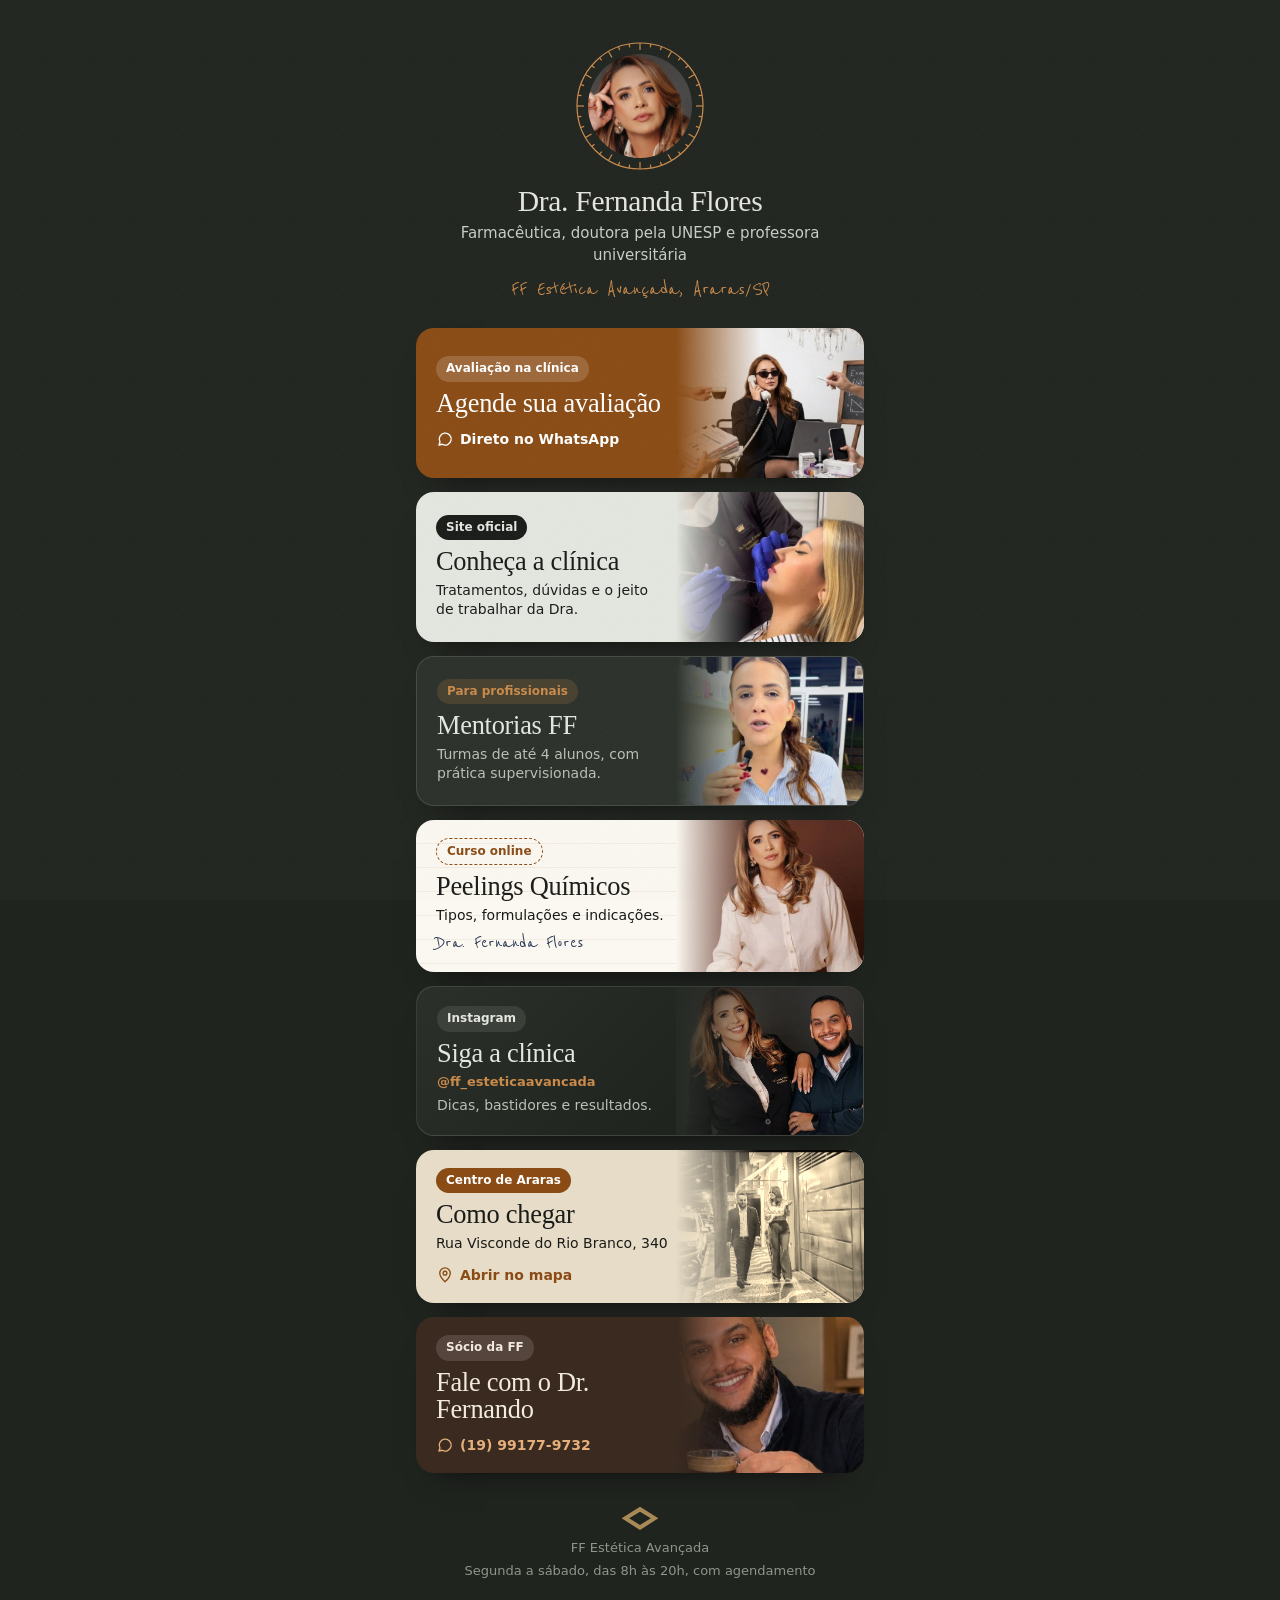
<file: links/index.html>
<!doctype html>
<html lang="pt-BR">
<head>
<meta charset="utf-8">
<meta name="viewport" content="width=device-width, initial-scale=1">
<title>Links | Dra. Fernanda Flores, FF Estética Avançada</title>
<meta name="description" content="Agende sua avaliação, conheça a FF Estética Avançada em Araras/SP, as Mentorias FF e os cursos da Dra. Fernanda Flores.">
<meta name="theme-color" content="#20241F">
<link rel="preconnect" href="https://api.fontshare.com" crossorigin>
<link rel="stylesheet" href="https://api.fontshare.com/v2/css?f[]=zodiak@400,401,700&f[]=switzer@400,500,600&display=swap">
<link rel="preconnect" href="https://fonts.googleapis.com">
<link rel="preconnect" href="https://fonts.gstatic.com" crossorigin>
<link rel="stylesheet" href="https://fonts.googleapis.com/css2?family=Reenie+Beanie&display=swap">
<style>
/* Página de links: coluna única de celular, cabeçalho com a foto dentro da retícula da lupa
   (a mesma assinatura do site) e cartões grandes, cada um com um tom da paleta "Laboratório âmbar". */
:root {
  --grafite: #20241F; --grafite-2: #2B302A; --lamina: #E4E7E0; --tinta: #191B18; --musgo: #565E54;
  --ambar: #8A4B14; --ambar-claro: #C98A4A; --ouro: #A88A57; --papel: #FBF8F1;
  --f-titulo: "Zodiak", Georgia, serif; --f-texto: "Switzer", "Segoe UI", system-ui, sans-serif; --f-mao: "Reenie Beanie", cursive;
  --mola: cubic-bezier(0.22, 1, 0.36, 1);
}
* { box-sizing: border-box; }
html { -webkit-text-size-adjust: 100%; }
body { margin: 0; min-height: 100vh; background: var(--grafite); color: var(--lamina); font-family: var(--f-texto); font-size: 16px; line-height: 1.45; }
body::before { content: ""; position: fixed; inset: 0; pointer-events: none; opacity: 0.05; z-index: 5;
  background-image: url("data:image/svg+xml,%3Csvg xmlns='http://www.w3.org/2000/svg' width='160' height='160'%3E%3Cfilter id='n'%3E%3CfeTurbulence type='fractalNoise' baseFrequency='.9' numOctaves='2' stitchTiles='stitch'/%3E%3C/filter%3E%3Crect width='100%25' height='100%25' filter='url(%23n)'/%3E%3C/svg%3E"); }
a { color: inherit; }
:focus-visible { outline: 2px solid var(--ambar-claro); outline-offset: 3px; }
.pagina { width: min(100%, 480px); margin: 0 auto; padding: 40px 16px 96px; display: grid; gap: 14px; }

/* cabeçalho: foto dentro da retícula da lupa */
.perfil { display: grid; justify-items: center; text-align: center; gap: 6px; margin-bottom: 14px; }
.retrato { position: relative; width: 132px; height: 132px; margin-bottom: 8px; }
.retrato img { position: absolute; inset: 14px; width: 104px; height: 104px; border-radius: 50%; object-fit: cover; }
.retrato svg { position: absolute; inset: 0; width: 100%; height: 100%; overflow: visible; animation: gira 40s linear infinite; }
.retrato circle, .retrato line { fill: none; stroke: var(--ambar-claro); stroke-width: 1.2; }
.retrato .aro { stroke-dasharray: 400; stroke-dashoffset: 400; animation: desenha 1.4s 0.2s var(--mola) forwards; }
.retrato .marcas line { opacity: 0; animation: aparece 0.5s forwards; }
@keyframes desenha { to { stroke-dashoffset: 0; } }
@keyframes aparece { to { opacity: 1; } }
@keyframes gira { to { transform: rotate(360deg); } }
.nome { font-family: var(--f-titulo); font-size: 1.85rem; line-height: 1.05; margin: 0; font-weight: 400; letter-spacing: -0.01em; }
.cargo { margin: 0; color: #C9CEC4; font-size: 15px; }
.local { margin: 4px 0 0; font-family: var(--f-mao); font-size: 1.45rem; color: var(--ambar-claro); line-height: 1; }

/* cartões */
.cartao {
  position: relative; display: grid; grid-template-columns: 1fr 42%; min-height: 150px; border-radius: 18px; overflow: hidden;
  text-decoration: none; isolation: isolate; box-shadow: 0 18px 30px -22px rgba(0,0,0,0.8);
  animation: sobe 0.7s var(--mola) backwards; animation-delay: calc(0.35s + var(--i) * 0.09s);
  transition: transform 0.25s var(--mola);
}
.cartao:active { transform: scale(0.98); }
@keyframes sobe { from { opacity: 0; transform: translateY(18px); } }
.cartao-texto { padding: 18px 8px 18px 20px; display: grid; align-content: center; gap: 4px; z-index: 1; }
.selo { justify-self: start; font-size: 12px; font-weight: 600; padding: 4px 10px; border-radius: 999px; margin-bottom: 4px; }
.cartao h2 { font-family: var(--f-titulo); font-weight: 400; font-size: 1.65rem; line-height: 1.02; margin: 0; letter-spacing: -0.01em; }
.cartao p { margin: 2px 0 0; font-size: 14px; line-height: 1.35; }
.cartao-acao { margin-top: 8px; font-size: 14px; font-weight: 600; display: inline-flex; align-items: center; gap: 6px; }
.cartao-acao svg { width: 18px; height: 18px; fill: none; stroke: currentColor; stroke-width: 1.8; stroke-linejoin: round; stroke-linecap: round; }
.cartao-foto { position: relative; }
.cartao-foto img { position: absolute; inset: 0; width: 100%; height: 100%; object-fit: cover; transition: scale 0.6s var(--mola); }
.cartao:hover .cartao-foto img { scale: 1.06; }
.cartao-foto::before { content: ""; position: absolute; inset: 0; z-index: 1; }

/* tons de cada cartão */
.c-agenda { background: var(--ambar); color: #fff; }
.c-agenda .selo { background: rgba(255,255,255,0.16); color: #fff; }
.c-agenda .cartao-foto::before { background: linear-gradient(90deg, var(--ambar), transparent 45%); }
.c-agenda .cartao-foto img { object-position: 50% 18%; }
.c-site { background: var(--lamina); color: var(--tinta); }
.c-site .selo { background: var(--tinta); color: var(--lamina); }
.c-site .cartao-foto::before { background: linear-gradient(90deg, var(--lamina), transparent 40%); }
.c-site .cartao-foto img { object-position: 50% 30%; }
.c-mentoria { background: var(--grafite-2); color: var(--lamina); border: 1px solid rgba(228,231,224,0.14); }
.c-mentoria .selo { background: rgba(201,138,74,0.18); color: var(--ambar-claro); }
.c-mentoria .cartao-foto::before { background: linear-gradient(90deg, var(--grafite-2), transparent 45%); }
.c-mentoria .cartao-foto img { object-position: 50% 20%; }
.c-mentoria p { color: #B9C0B5; }
.c-curso { background: var(--papel); color: var(--tinta); background-image: repeating-linear-gradient(transparent 0 23px, rgba(138,75,20,0.08) 23px 24px); }
.c-curso .selo { background: transparent; color: var(--ambar); border: 1px dashed var(--ambar); }
.c-curso .cartao-foto::before { background: linear-gradient(90deg, var(--papel), transparent 40%); }
.c-curso .cartao-foto img { object-position: 50% 15%; }
.c-curso .assina { font-family: var(--f-mao); font-size: 1.3rem; color: #2C3A55; line-height: 1; margin-top: 4px; }
.c-insta { background: linear-gradient(135deg, #2B302A, #1A1D19); color: var(--lamina); border: 1px solid rgba(228,231,224,0.14); }
.c-insta .selo { background: rgba(228,231,224,0.1); color: var(--lamina); }
.c-insta .cartao-foto::before { background: linear-gradient(90deg, #262A25, transparent 45%); }
.c-insta p { color: #B9C0B5; }
.c-insta .cartao-foto img { object-position: 22% 30%; }
.c-insta .arroba { color: var(--ambar-claro); font-weight: 600; font-size: 13px; }

.c-mapa { background: #E7DCC7; color: var(--tinta); }
.c-mapa .selo { background: var(--ambar); color: #fff; }
.c-mapa .cartao-foto::before { background: linear-gradient(90deg, #E7DCC7, transparent 45%); }
.c-mapa .cartao-foto img { filter: sepia(0.55) saturate(1.3) contrast(1.05); object-position: 45% 45%; }
.c-mapa .cartao-acao { color: var(--ambar); }
.c-fernando { background: #3A2A20; color: #F3EADF; }
.c-fernando .selo { background: rgba(243,234,223,0.14); color: #F3EADF; }
.c-fernando .cartao-foto::before { background: linear-gradient(90deg, #3A2A20, transparent 45%); }
.c-fernando .cartao-foto img { object-position: 50% 25%; }
.c-fernando .cartao-acao { color: #E5B07A; }

/* linhas simples no fim */
.linha-simples { display: flex; align-items: center; gap: 14px; min-height: 60px; padding: 12px 18px; border-radius: 14px; text-decoration: none;
  background: rgba(228,231,224,0.06); border: 1px solid rgba(228,231,224,0.14);
  animation: sobe 0.7s var(--mola) backwards; animation-delay: calc(0.35s + var(--i) * 0.09s); }
.linha-simples svg { flex: none; width: 24px; height: 24px; fill: none; stroke: var(--ouro); stroke-width: 1.6; stroke-linejoin: round; stroke-linecap: round; }
.linha-simples span { display: grid; line-height: 1.25; }
.linha-simples small { color: #AEB5AA; font-size: 13px; }
.linha-simples:hover { border-color: var(--ambar-claro); }

.rodape { text-align: center; margin-top: 18px; font-size: 13px; color: #8E968A; display: grid; gap: 4px; justify-items: center; }
.rodape svg { width: 40px; fill: var(--ouro); fill-rule: evenodd; margin-bottom: 4px; }

@media (prefers-reduced-motion: reduce) {
  .cartao, .linha-simples { opacity: 1; transform: none; animation: none; }
  .retrato svg { animation: none; }
  .retrato .aro { stroke-dashoffset: 0; animation: none; }
  .retrato .marcas line { opacity: 1; animation: none; }
}
</style>
</head>
<body>
<main class="pagina">

  <header class="perfil">
    <div class="retrato">
      <img src="../img/avatar-dra-fernanda.jpg" width="440" height="440" alt="Dra. Fernanda Flores">
      <svg viewBox="0 0 132 132" aria-hidden="true"><circle class="aro" cx="66" cy="66" r="63"/><g class="marcas"></g></svg>
    </div>
    <h1 class="nome">Dra. Fernanda Flores</h1>
    <p class="cargo">Farmacêutica, doutora pela UNESP e professora universitária</p>
    <p class="local">FF Estética Avançada, Araras/SP</p>
  </header>

  <a class="cartao c-agenda" style="--i:0" href="https://wa.me/5519992626842?text=Ol%C3%A1%2C%20Dra.%20Fernanda!%20Vim%20pelo%20link%20da%20bio%20e%20quero%20agendar%20uma%20avalia%C3%A7%C3%A3o." target="_blank" rel="noopener">
    <div class="cartao-texto">
      <span class="selo">Avaliação na clínica</span>
      <h2>Agende sua avaliação</h2>
      <span class="cartao-acao"><svg viewBox="0 0 24 24"><path d="M4 20l1.3-4A8 8 0 1 1 8.2 19z"/></svg>Direto no WhatsApp</span>
    </div>
    <div class="cartao-foto"><img src="../img/capa-dra-fernanda.jpg" width="1024" height="1365" alt=""></div>
  </a>

  <a class="cartao c-site" style="--i:1" href="../">
    <div class="cartao-texto">
      <span class="selo">Site oficial</span>
      <h2>Conheça a clínica</h2>
      <p>Tratamentos, dúvidas e o jeito de trabalhar da Dra.</p>
    </div>
    <div class="cartao-foto"><img src="../img/procedimento-facial.jpg" width="900" height="917" alt=""></div>
  </a>

  <a class="cartao c-mentoria" style="--i:2" href="https://wa.me/5519992626842?text=Ol%C3%A1%2C%20Dra.%20Fernanda!%20Vim%20pelo%20link%20da%20bio%20e%20quero%20saber%20da%20pr%C3%B3xima%20turma%20das%20Mentorias%20FF." target="_blank" rel="noopener">
    <div class="cartao-texto">
      <span class="selo">Para profissionais</span>
      <h2>Mentorias FF</h2>
      <p>Turmas de até 4 alunos, com prática supervisionada.</p>
    </div>
    <div class="cartao-foto"><img src="../img/dra-fernanda-farmacia.jpg" width="900" height="1023" alt=""></div>
  </a>

  <a class="cartao c-curso" style="--i:3" href="https://hotmart.com/pt-br/marketplace/produtos/curso-de-peelings-quimicos-2/K46401846X" target="_blank" rel="noopener">
    <div class="cartao-texto">
      <span class="selo">Curso online</span>
      <h2>Peelings Químicos</h2>
      <p>Tipos, formulações e indicações.</p>
      <span class="assina">Dra. Fernanda Flores</span>
    </div>
    <div class="cartao-foto"><img src="../img/dra-fernanda-bege.jpg" width="490" height="600" alt=""></div>
  </a>

  <a class="cartao c-insta" style="--i:4" href="https://www.instagram.com/ff_esteticaavancada/" target="_blank" rel="noopener">
    <div class="cartao-texto">
      <span class="selo">Instagram</span>
      <h2>Siga a clínica</h2>
      <p class="arroba">@ff_esteticaavancada</p>
      <p>Dicas, bastidores e resultados.</p>
    </div>
    <div class="cartao-foto"><img src="../img/socios.jpg" width="1024" height="530" alt=""></div>
  </a>

  <a class="cartao c-mapa" style="--i:5" href="https://www.google.com/maps/search/?api=1&query=Rua+Visconde+do+Rio+Branco,+340,+Araras+SP" target="_blank" rel="noopener">
    <div class="cartao-texto">
      <span class="selo">Centro de Araras</span>
      <h2>Como chegar</h2>
      <p>Rua Visconde do Rio Branco, 340</p>
      <span class="cartao-acao"><svg viewBox="0 0 24 24"><path d="M12 21s-7-6.2-7-11.5A7 7 0 0 1 19 9.5C19 14.8 12 21 12 21z"/><circle cx="12" cy="9.5" r="2.5"/></svg>Abrir no mapa</span>
    </div>
    <div class="cartao-foto"><img src="../img/socios-caminhando.jpg" width="1169" height="792" alt=""></div>
  </a>

  <a class="cartao c-fernando" style="--i:6" href="https://wa.me/5519991779732?text=Ol%C3%A1%2C%20Dr.%20Fernando!%20Vim%20pelo%20link%20da%20bio%20da%20FF%20Est%C3%A9tica%20Avan%C3%A7ada." target="_blank" rel="noopener">
    <div class="cartao-texto">
      <span class="selo">Sócio da FF</span>
      <h2>Fale com o Dr. Fernando</h2>
      <span class="cartao-acao"><svg viewBox="0 0 24 24"><path d="M4 20l1.3-4A8 8 0 1 1 8.2 19z"/></svg>(19) 99177-9732</span>
    </div>
    <div class="cartao-foto"><img src="../img/dr-fernando.jpg" width="476" height="600" alt=""></div>
  </a>

  <footer class="rodape">
    <svg viewBox="0 0 48 32" aria-hidden="true"><path d="M24 2 L46 16 L24 30 L2 16 Z M24 8 L37 16 L24 24 L11 16 Z"/></svg>
    <span>FF Estética Avançada</span>
    <span>Segunda a sábado, das 8h às 20h, com agendamento</span>
  </footer>
</main>
<script>
  // marcas da retícula (as mesmas da lupa do site), aparecendo uma a uma
  (function () {
    var g = document.querySelector(".marcas");
    for (var i = 0; i < 36; i++) {
      var a = (i / 36) * Math.PI * 2, longo = i % 3 === 0 ? 7 : 3.5;
      var l = document.createElementNS("http://www.w3.org/2000/svg", "line");
      l.setAttribute("x1", 66 + Math.cos(a) * 63); l.setAttribute("y1", 66 + Math.sin(a) * 63);
      l.setAttribute("x2", 66 + Math.cos(a) * (63 - longo)); l.setAttribute("y2", 66 + Math.sin(a) * (63 - longo));
      l.style.animationDelay = (0.4 + i * 0.025) + "s";
      g.appendChild(l);
    }
  })();
</script>
</body>
</html>
</file>
<file: sites-incriveis.css>
/*!
 * Sites Incríveis — estilos do motor
 * © 2026 Enzo Barbatto — Sparo Automações. Uso conforme LICENCA.md.
 *
 * Só o necessário para os efeitos funcionarem. A identidade visual do site
 * (fontes, cores, espaçamentos) vive no CSS da própria página.
 */

/* ---------- estados iniciais das revelações ---------- */

[data-fx="surgir"],
[data-fx="subir"],
[data-fx="esquerda"],
[data-fx="direita"],
[data-fx="crescer"] {
  opacity: 0;
  transition: opacity 0.9s cubic-bezier(0.22, 1, 0.36, 1),
              transform 0.9s cubic-bezier(0.22, 1, 0.36, 1);
  will-change: opacity, transform;
}

[data-fx="subir"]    { transform: translateY(36px); }
[data-fx="esquerda"] { transform: translateX(-48px); }
[data-fx="direita"]  { transform: translateX(48px); }
[data-fx="crescer"]  { transform: scale(0.92); }

[data-fx].fx-em-cena {
  opacity: 1;
  transform: none;
}

/* palavras: cada palavra sobe individualmente quando o pai entra em cena */
[data-fx="palavras"] .fx-palavra {
  display: inline-block;
  opacity: 0;
  transform: translateY(0.6em);
  transition: opacity 0.55s ease-out, transform 0.55s cubic-bezier(0.22, 1, 0.36, 1);
}
[data-fx="palavras"].fx-em-cena .fx-palavra {
  opacity: 1;
  transform: none;
}
[data-fx="palavras"] { opacity: 1; }

/* digitar: cursor enquanto escreve */
[data-fx="digitar"] { opacity: 1; }
.fx-digitando::after {
  content: "";
  display: inline-block;
  width: 0.08em;
  height: 1em;
  margin-left: 0.06em;
  background: currentColor;
  vertical-align: -0.12em;
  animation: fx-cursor 0.8s steps(2, jump-none) infinite;
}
@keyframes fx-cursor { 50% { opacity: 0; } }

[data-fx="contar"] {
  opacity: 1;
  font-variant-numeric: tabular-nums;
}

/* ---------- cenas fixas ---------- */

[data-fx-fixa] {
  position: relative;
}

.fx-palco {
  position: sticky;
  top: 0;
  height: 100vh;
  height: 100dvh;
  overflow: hidden;
  display: flex;
  align-items: center;
  justify-content: center;
}

[data-fx="trilho"] {
  display: flex;
  flex-wrap: nowrap;
  will-change: transform;
}

[data-fx="rolar-video"] {
  width: 100%;
  height: 100%;
  object-fit: cover;
}

/* etapas: por padrão, cada .fx-etapa aparece na sua vez.
   A página pode sobrescrever livremente com [data-etapa="n"]. */
[data-fx-etapas] .fx-etapa {
  opacity: 0;
  transition: opacity 0.45s ease;
}
[data-fx-etapas="2"][data-etapa="1"] .fx-etapa:nth-of-type(1),
[data-fx-etapas="2"][data-etapa="2"] .fx-etapa:nth-of-type(2),
[data-fx-etapas="3"][data-etapa="1"] .fx-etapa:nth-of-type(1),
[data-fx-etapas="3"][data-etapa="2"] .fx-etapa:nth-of-type(2),
[data-fx-etapas="3"][data-etapa="3"] .fx-etapa:nth-of-type(3),
[data-fx-etapas="4"][data-etapa="1"] .fx-etapa:nth-of-type(1),
[data-fx-etapas="4"][data-etapa="2"] .fx-etapa:nth-of-type(2),
[data-fx-etapas="4"][data-etapa="3"] .fx-etapa:nth-of-type(3),
[data-fx-etapas="4"][data-etapa="4"] .fx-etapa:nth-of-type(4),
[data-fx-etapas="5"][data-etapa="1"] .fx-etapa:nth-of-type(1),
[data-fx-etapas="5"][data-etapa="2"] .fx-etapa:nth-of-type(2),
[data-fx-etapas="5"][data-etapa="3"] .fx-etapa:nth-of-type(3),
[data-fx-etapas="5"][data-etapa="4"] .fx-etapa:nth-of-type(4),
[data-fx-etapas="5"][data-etapa="5"] .fx-etapa:nth-of-type(5) {
  opacity: 1;
}

/* ---------- fundo que viaja ---------- */

.fx-fundo-ativo body {
  background: var(--fx-fundo, inherit);
  color: var(--fx-tinta, inherit);
  transition: background 0.7s ease, color 0.7s ease;
}

/* ---------- suavidade geral ---------- */

[data-fx-paralaxe],
[data-fx-mouse],
[data-fx-x], [data-fx-y], [data-fx-escala], [data-fx-giro], [data-fx-opacidade] {
  will-change: transform;
}

[data-fx-mouse] {
  transition: transform 0.25s ease-out;
}

/* ---------- movimento reduzido: tudo visível, nada se mexe ---------- */

.fx-reduzido [data-fx] {
  opacity: 1 !important;
  transform: none !important;
  transition: none !important;
}
.fx-reduzido [data-fx="palavras"] .fx-palavra {
  opacity: 1;
  transform: none;
  transition: none;
}
.fx-reduzido .fx-palco {
  position: static;
  height: auto;
  overflow: visible;
}
.fx-reduzido [data-fx-etapas] .fx-etapa {
  opacity: 1;
  position: static !important;
  grid-area: auto !important; /* etapas sobrepostas viram lista, uma sob a outra */
  margin: 24px 0;
}
.fx-reduzido [data-fx="trilho"] {
  flex-wrap: wrap;
  transform: none !important;
}
</file>
<file: estilo.css>
/* FF Estética Avançada · paleta "Laboratório âmbar"
   Layout: capa assimétrica (texto à esquerda, foto-capa à direita), leitura em lâmina clara,
   pico preso em grafite, índice editorial, conversa centralizada, fecho em duas colunas. */

:root {
  --grafite: #20241F;
  --lamina: #E4E7E0;
  --lamina-2: #D9DDD4;
  --tinta: #191B18;
  --musgo: #565E54;
  --ambar: #8A4B14;
  --ambar-claro: #C98A4A;
  --ouro: #A88A57;
  --branco-vidro: #F3F5F0;

  --f-titulo: "Zodiak", "Iowan Old Style", Georgia, serif;
  --f-texto: "Switzer", "Segoe UI", system-ui, sans-serif;
  --f-mao: "Reenie Beanie", "Segoe Print", cursive;

  --t-15: 0.9375rem; --t-18: 1.125rem; --t-24: 1.5rem; --t-36: 2.25rem; --t-56: 3.5rem;
  --e-8: 8px; --e-16: 16px; --e-24: 24px; --e-40: 40px; --e-64: 64px; --e-104: 104px; --e-168: 168px;
  --margem: clamp(16px, 5vw, 72px);
  --mola: cubic-bezier(0.22, 1, 0.36, 1);
}

* { box-sizing: border-box; }
[hidden] { display: none !important; }
html { scroll-behavior: smooth; -webkit-text-size-adjust: 100%; }
body {
  margin: 0;
  background: var(--grafite);
  color: var(--lamina);
  font-family: var(--f-texto);
  font-size: var(--t-18);
  line-height: 1.55;
  overflow-x: clip;
}
/* grão de fotografia, bem leve */
body::before {
  content: ""; position: fixed; inset: 0; pointer-events: none; z-index: 90; opacity: 0.05;
  background-image: url("data:image/svg+xml,%3Csvg xmlns='http://www.w3.org/2000/svg' width='160' height='160'%3E%3Cfilter id='n'%3E%3CfeTurbulence type='fractalNoise' baseFrequency='.9' numOctaves='2' stitchTiles='stitch'/%3E%3C/filter%3E%3Crect width='100%25' height='100%25' filter='url(%23n)'/%3E%3C/svg%3E");
}
img { max-width: 100%; height: auto; display: block; }
h1, h2, h3 { font-family: var(--f-titulo); font-weight: 400; margin: 0; line-height: 1.05; letter-spacing: -0.015em; text-wrap: balance; }
h2 { font-size: clamp(2.25rem, 5.2vw, 4.25rem); }
h3 { font-size: var(--t-24); line-height: 1.2; }
p { margin: 0 0 var(--e-16); max-width: 62ch; text-wrap: pretty; }
a { color: inherit; }
:focus-visible { outline: 2px solid var(--ambar-claro); outline-offset: 3px; border-radius: 2px; }
section { position: relative; padding: var(--e-104) var(--margem); overflow-x: clip; }
html { overflow-x: clip; }
.capa, .pico, .clinica { background: var(--grafite); color: var(--lamina); }
.quem, .tratamentos, .fecho { background: var(--lamina); color: var(--tinta); }
.conversa { background: var(--lamina-2); color: var(--tinta); }

.pular { position: absolute; left: -9999px; top: 8px; z-index: 200; background: var(--lamina); color: var(--tinta); padding: 8px 16px; }
.pular:focus { left: 8px; }

/* ---------- botões ---------- */
.botao {
  display: inline-flex; align-items: center; justify-content: center; min-height: 48px;
  padding: 12px 24px; border-radius: 999px; border: 1px solid var(--ambar);
  background: var(--ambar); color: #fff; font-weight: 600; font-size: var(--t-15);
  text-decoration: none; letter-spacing: 0.01em; transition: background 0.25s, transform 0.25s var(--mola);
}
.botao:hover { background: #733D0E; }
.botao:active { transform: scale(0.97); }
.botao-claro { background: var(--lamina); color: var(--tinta); border-color: var(--lamina); }
.botao-claro:hover { background: #fff; }
.link-claro { font-size: var(--t-15); text-underline-offset: 5px; text-decoration-thickness: 1px; }
.link-claro:hover { text-decoration-color: var(--ambar-claro); }

/* ---------- topo ---------- */
.topo {
  position: fixed; top: 0; left: 0; right: 0; z-index: 60; display: flex; align-items: center; gap: var(--e-24);
  padding: 14px var(--margem); color: var(--lamina); mix-blend-mode: difference;
}
.marca { display: flex; align-items: center; gap: 10px; text-decoration: none; font-family: var(--f-titulo); font-size: var(--t-18); }
.marca-losango { width: 34px; fill: #fff; fill-rule: evenodd; }
.menu { display: flex; gap: var(--e-24); margin-left: auto; font-size: var(--t-15); }
.menu a { text-decoration: none; }
.menu a:hover { text-decoration: underline; text-underline-offset: 6px; }
.botao-topo { mix-blend-mode: normal; min-height: 40px; padding: 8px 18px; background: #fff; color: #000; border-color: #fff; }
.botao-topo:hover { background: #ddd; }

/* ---------- 1 · capa ---------- */
.capa {
  min-height: 100svh; display: grid; grid-template-columns: 1.1fr 0.9fr; gap: var(--e-40);
  align-items: center; padding-top: 104px; padding-bottom: var(--e-40);
}
.capa-local { font-size: var(--t-15); color: #AEB5AA; margin-bottom: var(--e-24); }
.capa-titulo { font-size: clamp(3rem, 6.2vw, 6.5rem); line-height: 0.95; letter-spacing: -0.03em; max-width: 9.5ch; }
.capa-sub { margin-top: var(--e-24); font-size: var(--t-18); color: #C9CEC4; max-width: 44ch; }
.capa-acoes { display: flex; flex-wrap: wrap; align-items: center; gap: var(--e-24); margin-top: var(--e-24); }
.capa-foto { position: relative; margin: 0; align-self: center; justify-self: end; width: min(100%, calc((100svh - 190px) * 0.75)); }
.capa-foto img { width: 100%; aspect-ratio: 1024 / 1365; object-fit: cover; border-radius: 2px;
  animation: revela-capa 1.4s 0.2s var(--mola) backwards; }
@keyframes revela-capa { from { clip-path: inset(100% 0 0 0); } }
.capa-legenda { display: grid; gap: 2px; margin-top: var(--e-16); font-size: var(--t-15); color: #AEB5AA; }
.capa-legenda span { animation: entra-linha 0.7s var(--mola) backwards; }
.capa-legenda span:nth-child(1) { animation-delay: 1.2s; }
.capa-legenda span:nth-child(2) { animation-delay: 1.35s; }
.capa-legenda span:nth-child(3) { animation-delay: 1.5s; }
@keyframes entra-linha { from { opacity: 0; transform: translateY(10px); } }
.dica-lente { grid-column: 2; margin: 0; font-family: var(--f-mao); font-size: 1.6rem; color: var(--ambar-claro); }
.dica-toque { display: none; }
@media (hover: none) { .dica-desktop { display: none; } .dica-toque { display: inline; } }

/* ---------- anotações reveladas pela lente ---------- */
[data-lente] { position: relative; }
[data-lente] img { -webkit-touch-callout: none; -webkit-user-select: none; user-select: none; }
/* as anotações aparecem inteiras, como etiquetas de papel, quando a lente passa perto */
.anotacoes { position: absolute; inset: 0; pointer-events: none; }
.nota {
  position: absolute; left: var(--x); top: var(--y); padding: 6px 12px 4px; border-radius: 3px;
  background: #F6F1E7; color: #3E1F04; border: 1px solid #D9C9AE;
  font-family: var(--f-mao); font-size: clamp(1.45rem, 2vw, 1.9rem); line-height: 1; white-space: nowrap;
  box-shadow: 0 10px 20px -12px rgba(0,0,0,0.6);
  opacity: 0; transform: rotate(var(--g, -3deg)) translateY(8px) scale(0.94);
  transition: opacity 0.35s ease, transform 0.5s var(--mola);
}
.nota.vista { opacity: 1; transform: rotate(var(--g, -3deg)); }
.nota::before { content: ""; position: absolute; left: 50%; top: -5px; width: 10px; height: 10px; margin-left: -5px; border-radius: 50%; background: var(--ambar); box-shadow: 0 1px 0 rgba(0,0,0,0.3); }

/* ---------- a lente ---------- */
.lente {
  position: fixed; left: 0; top: 0; width: 160px; height: 160px; margin: -80px 0 0 -80px; z-index: 120;
  pointer-events: none; opacity: 0; transform: translate3d(-200px, -200px, 0) scale(0.16);
  transition: opacity 0.3s;
}
.lente.ativa { opacity: 1; }
.lente-reticula { width: 100%; height: 100%; overflow: visible; }
.lente-reticula * { fill: none; stroke: var(--ambar-claro); stroke-width: 1.2; vector-effect: non-scaling-stroke; }
.lente-aro { stroke-width: 2; }
.lente-fina { stroke-opacity: 0.45; }
.lente-aumento { position: absolute; right: 10px; bottom: 14px; font-size: 11px; font-weight: 600; color: var(--ambar-claro); opacity: 0; transition: opacity 0.3s; }
.lente.grande .lente-aumento { opacity: 1; }
.lente.clicavel .lente-aro { fill: rgba(138,75,20,0.35); }
.foco-toque { position: fixed; width: 64px; height: 64px; margin: -32px 0 0 -32px; border: 1.5px solid var(--ambar-claro); border-radius: 50%;
  pointer-events: none; z-index: 120; animation: foco 0.65s var(--mola) forwards; }
.foco-toque::before, .foco-toque::after { content: ""; position: absolute; background: var(--ambar-claro); }
.foco-toque::before { left: 50%; top: -6px; width: 1.5px; height: 10px; }
.foco-toque::after { top: 50%; left: -6px; height: 1.5px; width: 10px; }
@keyframes foco { 0% { transform: scale(1.8); opacity: 0; } 40% { opacity: 1; } 100% { transform: scale(0.7); opacity: 0; } }
/* cursor: o do sistema continua; a seta só some sobre a foto da lupa */
html.na-lupa .capa-foto, html.na-lupa .capa-foto * { cursor: none; }
.cursor-etiqueta { position: fixed; left: 0; top: 0; z-index: 121; pointer-events: none; padding: 6px 12px; border-radius: 999px; background: var(--ambar); color: #fff;
  font-size: 13px; font-weight: 600; white-space: nowrap; box-shadow: 0 8px 20px -10px rgba(0,0,0,0.6); opacity: 0; scale: 0.8; transition: opacity 0.2s, scale 0.3s var(--mola); }
.cursor-etiqueta.visivel { opacity: 1; scale: 1; }
/* luz âmbar bem suave que acompanha o mouse nas seções escuras */
.luz-ambar { position: fixed; inset: 0; z-index: 2; pointer-events: none; opacity: 0; transition: opacity 0.6s;
  background: radial-gradient(520px circle at var(--luz-x, -999px) var(--luz-y, -999px), rgba(201,138,74,0.09), transparent 70%); }
html.luz-ligada .luz-ambar { opacity: 1; }
.botao, .botao-topo, .flutuante, .botao-enviar { transition: background 0.25s, transform 0.25s var(--mola), translate 0.35s var(--mola); }

/* ---------- 2 · quem é ela ---------- */
.quem { padding-top: var(--e-168); }
.quem-grade { display: grid; grid-template-columns: 1.1fr 0.9fr; grid-template-areas: "texto foto" "traj foto"; gap: var(--e-40) var(--e-64); align-items: start; }
.quem-texto { grid-area: texto; }
.quem-texto p { color: var(--musgo); }
/* título que entra em foco, como o ajuste de um microscópio (naocodei: desfoque que resolve) */
.foco-titulo { margin-bottom: var(--e-24); max-width: 14ch; filter: blur(14px); opacity: 0.2; letter-spacing: 0.04em; transition: filter 1.3s var(--mola), opacity 1s, letter-spacing 1.3s var(--mola); }
.foco-titulo.em-foco { filter: none; opacity: 1; letter-spacing: -0.015em; }
/* palavras que se alternam */
.alterna-frase { font-family: var(--f-titulo); font-size: clamp(1.4rem, 2.4vw, 2rem); line-height: 1.25; color: var(--tinta) !important; margin-bottom: var(--e-24); max-width: none; }
.alterna { display: inline-block; height: 1.25em; overflow: hidden; vertical-align: bottom; }
.alterna-trilho { display: flex; flex-direction: column; font-style: italic; color: var(--ambar); transition: transform 0.7s var(--mola); }
.alterna-trilho span { height: 1.25em; white-space: nowrap; }
.quem-lead { color: var(--tinta) !important; font-size: var(--t-18); }
/* foto revelada por cortina conforme a rolagem */
.quem-foto { grid-area: foto; margin: 0; overflow: hidden; }
.quem-foto img { aspect-ratio: 900 / 1023; object-fit: cover; }
/* abertura de microscópio: a foto aparece num círculo que se abre com a rolagem */
.quem-foto.abertura { position: relative; aspect-ratio: 490 / 600; background: #3A2418; }
.abertura img { width: 100%; height: 100%; object-fit: cover; clip-path: circle(calc(14% + 62% * var(--abre, 0)) at 50% 34%); scale: calc(1.2 - 0.2 * var(--abre, 0)); }
.abertura-aro { position: absolute; left: 50%; top: 34%; width: calc((14% + 62% * var(--abre, 0)) * 2.2); aspect-ratio: 1; translate: -50% -50%; border: 1.5px solid var(--ambar); border-radius: 50%; opacity: calc(1 - var(--abre, 0)); pointer-events: none; }
/* trajetória: linha que se desenha enquanto você rola (é uma sequência real) */
.trajetoria { grid-area: traj; list-style: none; margin: var(--e-16) 0 0; padding: 0 0 0 28px; position: relative; display: grid; gap: var(--e-24); }
.trajetoria::before { content: ""; position: absolute; left: 6px; top: 6px; bottom: 6px; width: 1px; background: #BFC6BA; }
.trajetoria::after { content: ""; position: absolute; left: 6px; top: 6px; width: 1px; height: calc((100% - 12px) * var(--traco, 0)); background: var(--ambar); }
.trajetoria li { position: relative; display: grid; gap: 2px; opacity: 0.35; transition: opacity 0.5s; }
.trajetoria li::before { content: ""; position: absolute; left: -27px; top: 7px; width: 11px; height: 11px; border-radius: 50%; background: var(--lamina); border: 1px solid #A9B1A4; transition: background 0.4s, border-color 0.4s; }
.trajetoria li.passou { opacity: 1; }
.trajetoria li.passou::before { background: var(--ambar); border-color: var(--ambar); }
.traj-quando { font-family: var(--f-mao); font-size: 1.5rem; line-height: 1; color: var(--ambar); }
.traj-oque { font-size: var(--t-18); }

/* ---------- 3 · pico: a lâmina sob o microscópio ----------
   A foto fica parada; cada camada (pele, músculo, colágeno) desce sobre ela como uma cortina e a
   lâmina aproxima um pouco a cada aumento. A rolagem só escolhe a camada; a troca é uma transição de
   tempo feita só com transform e opacity, por isso fica lisa no celular. */
.pico { padding: 0; height: 600vh; } /* a cena fica presa por 6 telas (sem o motor recalcular a cada pixel) */
.pico .fx-palco { flex-direction: column; justify-content: center; padding: 88px var(--margem) var(--e-64); height: 100vh; height: 100svh; }
.pico-grade { width: 100%; display: grid; grid-template-columns: 0.75fr 1.25fr; gap: var(--e-64); align-items: center; }
.pico-titulo { font-size: clamp(2.25rem, 4.6vw, 4rem); margin-bottom: var(--e-40); font-style: italic; }
.pico-etapas { list-style: none; margin: 0; padding: 0; display: grid; }
.pico-etapas li { grid-area: 1 / 1; opacity: 0; transform: translateY(18px); transition: opacity 0.5s, transform 0.6s var(--mola); }
.pico-etapas li.ativa { opacity: 1; transform: none; }
.pico-etapas h3 { font-size: clamp(1.6rem, 2.6vw, 2.25rem); margin-bottom: var(--e-16); color: #fff; }
.pico-etapas p { color: #B9C0B5; }

.pico-rosto {
  --foco-x: 50%; /* que ponto da foto fica no centro quando a moldura é mais estreita que a foto */
  position: relative; justify-self: center; overflow: hidden; border-radius: 4px;
  width: min(100%, calc((100svh - 250px) * 1.28)); aspect-ratio: 800 / 625;
  box-shadow: 0 40px 80px -40px rgba(0,0,0,0.9); border: 1px solid rgba(228,231,224,0.18);
}
.lamina-zoom { position: absolute; inset: 0; transform-origin: 40% 30%; transition: transform 1.2s cubic-bezier(0.22, 1, 0.36, 1); will-change: transform; }
.pico-rosto[data-camada="1"] .lamina-zoom { transform: scale(1.04); }
.pico-rosto[data-camada="2"] .lamina-zoom { transform: scale(1.08); }
.pico-rosto[data-camada="3"] .lamina-zoom { transform: scale(1.12); }

.placa { position: absolute; inset: 0; overflow: hidden; }
.pico-rosto { container-type: inline-size; }
/* o quadro centraliza o ponto --foco-x da foto, mas nunca sai tanto que abra uma faixa vazia na borda */
.quadro { position: absolute; top: 0; left: 0; height: 100%; aspect-ratio: 800 / 625;
  transform: translateX(clamp(calc(100cqw - 100%), calc(50cqw - var(--foco-x)), 0px)); }
.quadro img { width: 100%; height: 100%; display: block; }
/* as camadas pele, músculo e colágeno já vêm prontas como imagem (img/rosto-pele.jpg etc.):
   nenhum filtro de cor nem as 46 fibras são calculados durante a rolagem */

/* cortina: a moldura desce de cima enquanto o conteúdo sobe na mesma medida, então a foto
   parece parada e só a borda da camada anda (efeito "Cortina" + "Máscara que revela") */
.cortina, .cortina-dentro { position: absolute; inset: 0; transition: transform 1s cubic-bezier(0.7, 0, 0.2, 1); will-change: transform; }
.cortina { overflow: hidden; transform: translateY(-100%); }
.cortina-dentro { transform: translateY(100%); }
.placa.mostrada .cortina, .placa.mostrada .cortina-dentro { transform: none; }
.placa.saiu .cortina { transform: translateY(100%); }
.placa.saiu .cortina-dentro { transform: translateY(-100%); }
/* a linha âmbar de leitura vai na borda que está andando */
.cortina::after { content: ""; position: absolute; left: 0; right: 0; bottom: 0; height: 2px; background: var(--ambar-claro); box-shadow: 0 0 18px 2px rgba(201,138,74,0.55); opacity: 0; transition: opacity 0.25s; }
.placa.andando .cortina::after { opacity: 1; }
.placa.saiu .cortina::after { top: 0; bottom: auto; }

.musculos { position: absolute; inset: 0; width: 100%; height: 100%; will-change: transform; /* camada própria: desenhar os traços não redesenha a foto */ }
.musculos .m { fill: none; stroke: #F0B37A; stroke-width: 3; stroke-linecap: round; stroke-dasharray: 600; stroke-dashoffset: 600; transition: stroke-dashoffset 1.4s cubic-bezier(0.45, 0, 0.2, 1) 0.6s; }
.pico-rosto[data-camada="2"] .musculos .m { stroke-dashoffset: 0; }
.rotulo-m { position: absolute; left: var(--x); top: var(--y); font-size: 13px; font-weight: 500; color: #FFE7C2; padding-left: 14px; border-left: 1px solid #F0B37A; opacity: 0; transition: opacity 0.3s; will-change: opacity; }
.pico-rosto[data-camada="2"] .rotulo-m { opacity: 1; transition: opacity 0.5s ease 1.4s; }

/* régua de aumento: as três objetivas do microscópio, a da vez acende em âmbar */
.aumentos { position: absolute; left: 14px; bottom: 14px; z-index: 5; list-style: none; margin: 0; padding: 0; display: flex; gap: 6px; }
.aumentos li { padding: 5px 11px; border-radius: 999px; background: rgba(25,27,24,0.62); color: #C9CEC4; font-size: 13px; line-height: 1.3;
  border: 1px solid rgba(228,231,224,0.22); transition: background 0.4s, color 0.4s, border-color 0.4s; }
.aumentos b { font-weight: 600; margin-right: 3px; }
.pico-rosto[data-camada="1"] [data-c="1"], .pico-rosto[data-camada="2"] [data-c="2"], .pico-rosto[data-camada="3"] [data-c="3"] { background: var(--ambar); border-color: var(--ambar); color: #fff; }
.pico-rosto[data-camada="0"] .aumentos li { opacity: 0.75; }

.pico-frase { margin: var(--e-24) 0 0; max-width: 56ch; font-family: var(--f-titulo); font-style: italic; font-size: var(--t-24); line-height: 1.35; color: #C9CEC4; opacity: var(--frase, 0); transition: opacity 0.6s; }

/* ---------- 4 · tratamentos: receituário que imprime ---------- */
.tratamentos { padding-top: var(--e-168); }
.trat-cabeca { display: grid; grid-template-columns: auto 1fr; gap: var(--e-40); align-items: end; margin-bottom: var(--e-64); }
.trat-cabeca h2 { font-size: clamp(3rem, 8vw, 7rem); letter-spacing: -0.03em; }
.trat-cabeca p { color: var(--musgo); max-width: 40ch; }
.receituario { display: grid; grid-template-columns: 0.8fr 1.2fr; gap: var(--e-64); align-items: start; }

/* queixas: lista editorial; a escolhida ganha um marcador âmbar que desliza */
.queixas { display: grid; border-top: 1px solid #B9C0B4; position: sticky; top: 96px; }
.queixas button {
  position: relative; display: grid; gap: 2px; text-align: left; padding: 16px 16px 16px 28px; min-height: 64px;
  background: none; border: 0; border-bottom: 1px solid #B9C0B4; color: var(--tinta); font: inherit; cursor: pointer;
  transition: background 0.3s, padding 0.45s var(--mola);
}
.queixas button::before { content: ""; position: absolute; left: 0; top: 50%; width: 12px; height: 2px; margin-top: -1px; background: var(--ambar); transform: scaleX(0); transform-origin: left; transition: transform 0.45s var(--mola); }
.queixas button:hover { background: rgba(243,245,240,0.7); }
.queixas button[aria-selected="true"] { padding-left: 40px; background: var(--branco-vidro); }
.queixas button[aria-selected="true"]::before { transform: scaleX(2.2); }
.q-nome { font-family: var(--f-titulo); font-size: clamp(1.3rem, 2vw, 1.7rem); line-height: 1.15; }
.q-trat { font-size: var(--t-15); color: var(--musgo); }
.queixas button[aria-selected="true"] .q-nome { color: var(--ambar); }

/* a impressora: fenda escura de onde sai o papel */
.impressora { position: relative; }
.fenda {
  position: relative; z-index: 3; height: 54px; border-radius: 10px 10px 4px 4px; display: flex; align-items: center; gap: 12px; padding: 0 20px;
  background: linear-gradient(#2B302A, #1A1D19); box-shadow: 0 16px 30px -18px rgba(0,0,0,0.8), inset 0 1px 0 rgba(255,255,255,0.08);
}
.fenda::after { content: ""; position: absolute; left: 14px; right: 14px; bottom: 10px; height: 4px; border-radius: 4px; background: #0B0D0A; box-shadow: inset 0 1px 2px #000; }
.fenda-luz { width: 8px; height: 8px; border-radius: 50%; background: #5A6157; transition: background 0.2s, box-shadow 0.2s; }
.impressora.imprimindo .fenda-luz { background: #F0A24A; box-shadow: 0 0 10px #F0A24A; animation: pisca 0.35s steps(2) infinite; }
@keyframes pisca { 50% { opacity: 0.3; } }
.fenda-nome { font-family: var(--f-titulo); font-size: var(--t-15); color: #AEB5AA; }
.papel-area { position: relative; margin: -14px 18px 0; padding-top: 14px; overflow: hidden; min-height: 560px; }

.receita {
  position: relative; background: #FBF8F1; color: var(--tinta); padding: 34px clamp(20px, 3.5vw, 40px) 28px;
  box-shadow: 0 24px 40px -28px rgba(25,27,24,0.7);
  background-image: repeating-linear-gradient(transparent 0 31px, rgba(138,75,20,0.08) 31px 32px);
  outline: none;
}
/* borda serrilhada de papel destacado, embaixo */
.receita::after { content: ""; position: absolute; left: 0; right: 0; bottom: -10px; height: 10px;
  background: radial-gradient(circle at 8px 0, #FBF8F1 7px, transparent 7.5px) 0 0 / 16px 10px repeat-x; }
.receita:focus-visible { box-shadow: 0 0 0 2px var(--ambar), 0 24px 40px -28px rgba(25,27,24,0.7); }
.receita-topo { display: flex; justify-content: space-between; gap: 16px; padding-bottom: 12px; margin-bottom: 20px; border-bottom: 1px dashed #C9B99C; font-size: 13px; color: var(--musgo); }
.receita h3 { font-size: clamp(1.9rem, 3.4vw, 2.8rem); line-height: 1.05; margin-bottom: 20px; }
.receita-corpo { display: grid; grid-template-columns: 1fr 180px; gap: 24px; align-items: start; }
.receita dl { margin: 0; display: grid; gap: 16px; }
.receita dt { font-family: var(--f-mao); font-size: 1.45rem; line-height: 1; color: var(--ambar); }
.receita dd { margin: 4px 0 0; font-size: var(--t-15); line-height: 1.5; max-width: 52ch; }
.diagrama { width: 100%; overflow: visible; }
.diagrama path { fill: none; stroke-linecap: round; stroke-linejoin: round; }
.diagrama .d-antes { stroke: #B9AE98; stroke-width: 1.5; stroke-dasharray: 4 4; }
.diagrama .d-depois { stroke: var(--ambar); stroke-width: 2.5; stroke-dasharray: 400; stroke-dashoffset: 400; }
.receita.pronta .d-depois { stroke-dashoffset: 0; transition: stroke-dashoffset 1.4s 0.5s var(--mola); }
.diagrama text { font-size: 10px; fill: var(--musgo); font-family: var(--f-texto); }
.gotas .g { stroke: var(--ambar); stroke-width: 1.6; fill: rgba(138,75,20,0.12); transform-box: fill-box; transform-origin: center; transition: opacity 0.6s, transform 0.6s; }
.receita.pronta .gotas .g:not(.fica) { opacity: 0.12; transform: scale(0.5); transition-delay: 0.6s; }
.receita-foto { margin: 18px 0 0; width: 140px; rotate: 3deg; padding: 6px 6px 18px; background: #fff; box-shadow: 0 10px 20px -12px rgba(0,0,0,0.5); }
.receita-foto img { aspect-ratio: 4 / 5; object-fit: cover; }
.receita-pe { display: flex; justify-content: space-between; align-items: end; margin-top: 28px; padding-top: 16px; border-top: 1px solid #E3D9C6; }
.assinatura { font-family: var(--f-mao); font-size: 1.9rem; line-height: 1; color: #2C3A55; }
.carimbo {
  display: grid; place-items: center; width: 72px; height: 72px; border-radius: 50%; border: 2px solid rgba(138,75,20,0.75);
  font-family: var(--f-titulo); font-size: 1.4rem; color: rgba(138,75,20,0.85); rotate: -14deg;
  box-shadow: inset 0 0 0 4px #FBF8F1, inset 0 0 0 5px rgba(138,75,20,0.5);
  opacity: 0; transform: scale(1.6);
}
.receita.pronta .carimbo { opacity: 1; transform: none; transition: opacity 0.2s 1.1s, transform 0.35s 1.1s cubic-bezier(.3,1.6,.5,1); }

/* impressão: o papel desce da fenda em passos curtos, como numa impressora */
.receita.imprimindo { animation: imprime 1.15s steps(16, end) both; }
@keyframes imprime { from { transform: translateY(-100%); } to { transform: none; } }
.receita.saindo { position: absolute; left: 0; right: 0; top: 14px; z-index: 2; animation: arranca 0.5s var(--mola) forwards; }
@keyframes arranca { to { transform: translateY(-40%) rotate(-4deg); opacity: 0; } }

/* ---------- 5 · conversa ---------- */
.conversa { padding-top: var(--e-168); }
.conversa-cabeca, .duvidas-cabeca { max-width: 760px; margin: 0 auto var(--e-40); text-align: center; }
.conversa-cabeca p, .duvidas-cabeca p { margin-inline: auto; color: var(--musgo); }
.conversa-cabeca h2, .duvidas-cabeca h2, .trat-cabeca h2 { margin-bottom: var(--e-16); }
.duvidas-cabeca { margin-top: var(--e-168); }
.chat, .duvidas { max-width: 720px; margin: 0 auto; display: grid; gap: var(--e-16); }
.msg { position: relative; max-width: 82%; padding: 14px 18px 12px; border-radius: 18px; font-size: var(--t-18); line-height: 1.45; box-shadow: 0 8px 20px -16px rgba(25,27,24,0.6); }
.msg p { margin: 0 0 6px; }
.msg-assina { display: block; font-size: 13px; color: var(--musgo); }
.msg-recebida { justify-self: start; background: var(--branco-vidro); border-bottom-left-radius: 4px; }
.msg-dra { justify-self: end; background: #EADFD2; border-bottom-right-radius: 4px; }
.msg-dra .msg-assina { color: var(--ambar); font-weight: 500; }
[data-chat], .par .pensamento, .par .msg { opacity: 0; transform: translateY(14px) scale(0.98); transition: opacity 0.5s, transform 0.55s var(--mola); }
[data-chat].mostrar, .par.pensou .pensamento, .par.respondeu .msg { opacity: 1; transform: none; }
.digitando { justify-self: start; display: inline-flex; gap: 5px; padding: 14px 18px; border-radius: 18px; background: var(--branco-vidro); }
.digitando i { width: 7px; height: 7px; border-radius: 50%; background: var(--musgo); animation: pulo 1s infinite; }
.digitando i:nth-child(2) { animation-delay: 0.15s; } .digitando i:nth-child(3) { animation-delay: 0.3s; }
@keyframes pulo { 0%, 60%, 100% { transform: none; opacity: 0.5; } 30% { transform: translateY(-4px); opacity: 1; } }
.par { display: grid; gap: 10px; margin-bottom: var(--e-24); }
.pensamento {
  justify-self: start; position: relative; max-width: 70%; margin: 0 0 18px 28px; padding: 16px 24px;
  font-family: var(--f-titulo); font-style: italic; font-size: clamp(1.25rem, 2.2vw, 1.6rem); line-height: 1.25;
  background: #fff; border-radius: 40px; color: var(--tinta);
}
.pensamento::before, .pensamento::after { content: ""; position: absolute; background: #fff; border-radius: 50%; }
.pensamento::before { width: 16px; height: 16px; left: -6px; bottom: -14px; }
.pensamento::after { width: 9px; height: 9px; left: -20px; bottom: -26px; }
.botao-texto { justify-self: center; margin-top: var(--e-16); min-height: 48px; padding: 10px 22px; border-radius: 999px; border: 1px solid var(--tinta); background: transparent; color: var(--tinta); font: inherit; font-size: var(--t-15); font-weight: 600; cursor: pointer; }
.botao-texto:hover { background: var(--tinta); color: var(--lamina); }
.mais-duvidas { display: grid; gap: var(--e-16); }

/* ---------- 6 · sócios: gaveta de fichas de clínica ----------
   Cada ficha é "position: sticky": ao rolar, ela sobe e para sobre a anterior, deixando a aba
   de cima à mostra, como as pastas de um arquivo. É rolagem pura do navegador (nenhum cálculo
   em JavaScript), por isso fica lisa no celular. A última ficha é a de quem está vendo o site. */
.socios { display: grid; grid-template-columns: 0.8fr 1.2fr; gap: var(--e-64); align-items: start; padding-top: var(--e-168); background: var(--grafite); color: var(--lamina); overflow-x: clip; }
.socios-texto { position: sticky; top: 132px; }
.socios-anos { font-family: var(--f-titulo); font-size: clamp(3rem, 7vw, 6rem); line-height: 1; margin: 0 0 var(--e-16); color: var(--ambar-claro); font-variant-numeric: tabular-nums; }
.socios-texto h2 { font-size: clamp(1.9rem, 3.2vw, 3rem); margin-bottom: var(--e-24); }
.socios-texto p:last-child { color: #B9C0B5; }

.gaveta { --aba: 44px; --topo-gaveta: 104px; list-style: none; margin: 0; padding: 0; }
.ficha {
  position: sticky; top: calc(var(--topo-gaveta) + var(--i) * var(--aba));
  margin-bottom: 22vh; color: var(--tinta);
  rotate: calc((var(--i) - 2) * 0.35deg); /* papel nunca fica perfeitamente alinhado */
}
.ficha:last-child { margin-bottom: 0; }
.ficha-aba {
  display: block; width: max-content; max-width: 70%; height: var(--aba);
  margin-left: calc(var(--i) * (100% - 13.5rem) / 4);
  padding: 10px 20px 0; border-radius: 10px 10px 0 0; background: var(--ficha-cor, #F3F5F0);
  font-size: var(--t-15); font-weight: 600; line-height: 1.5; white-space: nowrap; overflow: hidden; text-overflow: ellipsis;
}
.ficha:nth-child(even) { --ficha-cor: #E7EAE3; }
.ficha-corpo {
  display: grid; grid-template-columns: 0.95fr 1fr; gap: var(--e-24); align-items: center;
  padding: var(--e-24); border-radius: 0 6px 6px 6px; background: var(--ficha-cor, #F3F5F0);
  box-shadow: 0 -14px 30px -20px rgba(0,0,0,0.7), 0 30px 50px -30px rgba(0,0,0,0.85);
}
.ficha-foto { width: 100%; aspect-ratio: 4 / 3.4; object-fit: cover; border-radius: 3px; }
.ficha-campos { margin: 0; display: grid; gap: 14px; }
.ficha-campos dt { font-size: 13px; color: var(--musgo); line-height: 1.2; }
.ficha-campos dd { margin: 2px 0 0; padding-bottom: 4px; border-bottom: 1px dotted rgba(25,27,24,0.35); font-family: var(--f-mao); font-size: 1.7rem; line-height: 1.05; color: #2C3A55; min-height: 1.9rem; }
.ficha-campos dd a { color: inherit; text-decoration-thickness: 1px; text-underline-offset: 4px; }
.ficha-campos dd a:hover { color: var(--ambar); }

/* a ficha de quem está vendo o site */
.ficha-sua { --ficha-cor: #F3F5F0; }
.ficha-sua .ficha-aba { background: var(--ambar); color: #fff; }
.ficha-foto-vazia {
  display: grid; place-items: center; text-align: center; text-decoration: none; color: var(--tinta);
  border: 1.5px dashed rgba(138,75,20,0.55); background: rgba(201,138,74,0.08); transition: background 0.3s;
}
.ficha-foto-vazia span { font-family: var(--f-titulo); font-style: italic; font-size: clamp(1.1rem, 1.7vw, 1.4rem); line-height: 1.25; }
.ficha-foto-vazia:hover { background: rgba(201,138,74,0.18); }
.ficha-botao { grid-column: 1 / -1; justify-self: start; }
.a-preencher .escrita { display: inline-block; }
/* "você" é escrito à mão quando a ficha chega; sem a animação, o texto já está lá */
.ficha-sua.escrevendo .escrita { animation: escrever 1.1s steps(9) 0.35s backwards; }
.ficha-sua.escrevendo .a-preencher:empty::after { content: ""; display: inline-block; width: 2px; height: 1.4rem; background: #2C3A55; vertical-align: -3px; animation: piscar 1s steps(1) infinite 1.6s backwards; }
@keyframes escrever { from { clip-path: inset(0 100% 0 0); } }
@keyframes piscar { 50% { opacity: 0; } }
.sr-only { position: absolute; width: 1px; height: 1px; overflow: hidden; clip: rect(0 0 0 0); white-space: nowrap; }

/* ---------- 6b · FF Educação ---------- */
.educacao { display: grid; grid-template-columns: 1.1fr 0.9fr; gap: var(--e-64); align-items: center; padding-top: var(--e-168); background: var(--grafite); color: var(--lamina); }
.edu-texto h2 { font-size: clamp(2.2rem, 4.4vw, 3.8rem); margin-bottom: var(--e-24); max-width: 16ch; }
.edu-texto > p { color: #B9C0B5; }
.vagas { margin: var(--e-40) 0; }
.vagas-titulo { font-family: var(--f-mao); font-size: 1.8rem; color: var(--ambar-claro); margin-bottom: var(--e-16); }
.cadeiras { list-style: none; margin: 0; padding: 0; display: flex; gap: var(--e-16); align-items: end; }
.cadeiras li { position: relative; display: grid; justify-items: center; gap: 8px; }
.cadeira { display: block; width: 46px; height: 52px; border: 1.5px solid #6E766B; border-radius: 10px 10px 4px 4px; position: relative; transform: translateY(10px); opacity: 0.3; transition: transform 0.6s var(--mola), opacity 0.4s, background 0.4s, border-color 0.4s; }
.cadeira::after { content: ""; position: absolute; left: 6px; right: 6px; bottom: -10px; height: 8px; border: 1.5px solid; border-top: 0; border-color: inherit; }
.vagas.ocupando .cadeiras li .cadeira { transform: none; opacity: 1; background: rgba(228,231,224,0.08); border-color: #AEB5AA; }
.vagas.ocupando .cadeiras li:nth-child(2) .cadeira { transition-delay: 0.15s; }
.vagas.ocupando .cadeiras li:nth-child(3) .cadeira { transition-delay: 0.3s; }
.vagas.ocupando .cadeiras li.sua .cadeira { transition-delay: 0.45s; border-color: var(--ambar-claro); background: rgba(201,138,74,0.15); animation: chama 1.8s 1.2s infinite; }
@keyframes chama { 0%, 100% { box-shadow: 0 0 0 0 rgba(201,138,74,0.45); } 60% { box-shadow: 0 0 0 10px rgba(201,138,74,0); } }
.sua-vaga { position: absolute; top: 100%; margin-top: 14px; font-family: var(--f-mao); font-size: 1.3rem; color: var(--ambar-claro); white-space: nowrap; }
.ofertas { display: grid; grid-template-columns: repeat(2, minmax(0, 1fr)); gap: var(--e-16); margin-top: var(--e-64); }
.oferta { display: grid; gap: 6px; align-content: start; padding: 22px; border: 1px solid rgba(228,231,224,0.22); border-radius: 6px; text-decoration: none; transition: border-color 0.3s, background 0.3s; }
.oferta:hover { border-color: var(--ambar-claro); background: rgba(228,231,224,0.04); }
.oferta-tipo { font-size: 13px; color: #AEB5AA; }
.oferta-nome { font-family: var(--f-titulo); font-size: var(--t-24); line-height: 1.15; }
.oferta-desc { font-size: var(--t-15); color: #B9C0B5; }
.oferta-acao { margin-top: 8px; font-size: var(--t-15); font-weight: 600; color: var(--ambar-claro); text-decoration: underline; text-underline-offset: 5px; }
/* foto que inclina em 3D seguindo o ponteiro (naocodei: inclinar em 3D) */
.edu-foto { margin: 0; perspective: 900px; }
.edu-foto img { aspect-ratio: 900 / 1023; object-fit: cover; border-radius: 4px; transform: rotateX(var(--rx, 0deg)) rotateY(var(--ry, 0deg)); transition: transform 0.4s var(--mola); box-shadow: 0 40px 60px -40px rgba(0,0,0,0.9); }
.edu-foto figcaption { margin-top: 12px; font-family: var(--f-mao); font-size: 1.4rem; color: #AEB5AA; }

/* ---------- 7 · fecho ---------- */
.fecho { padding-top: var(--e-168); }
.fecho-grade { display: grid; grid-template-columns: 0.9fr 1.1fr; gap: var(--e-64); align-items: start; }
.fecho-intro h2 { font-size: clamp(2.5rem, 6vw, 5rem); margin-bottom: var(--e-24); }
.fecho-intro p { color: var(--musgo); }
.dados { margin: var(--e-40) 0 0; display: grid; gap: var(--e-24); }
.dados dt { font-family: var(--f-mao); font-size: 1.5rem; line-height: 1; color: var(--ambar); }
.dados dd { margin: 4px 0 0; font-size: var(--t-15); }
.dados a { text-underline-offset: 4px; }
.formulario { background: var(--branco-vidro); border: 1px solid #C3C9BF; border-radius: 6px; padding: clamp(20px, 4vw, 40px); display: grid; gap: var(--e-24); }
.campo { display: grid; gap: 8px; border: 0; margin: 0; padding: 0; min-width: 0; }
.campo label, .opcoes legend { font-weight: 600; font-size: var(--t-15); padding: 0; margin-bottom: 4px; }
input[type="text"], input[type="tel"], select, textarea {
  width: 100%; min-height: 48px; padding: 12px 14px; border: 1px solid #A9B1A4; border-radius: 4px; background: #fff;
  font: inherit; font-size: 16px; color: var(--tinta);
}
textarea { resize: vertical; }
input:focus, select:focus, textarea:focus { outline: 2px solid var(--ambar); outline-offset: 1px; border-color: var(--ambar); }
.opcoes { display: grid; gap: 10px; }
.opcao { position: relative; display: block; cursor: pointer; }
.opcao input { position: absolute; opacity: 0; inset: 0; }
.opcao span { display: block; padding: 14px 16px 14px 48px; border: 1px solid #A9B1A4; border-radius: 4px; background: #fff; font-size: var(--t-15); line-height: 1.35; transition: border-color 0.2s, background 0.2s; }
.opcao span::before { content: ""; position: absolute; left: 16px; top: 50%; width: 18px; height: 18px; margin-top: -9px; border: 1.5px solid var(--musgo); border-radius: 50%; transition: box-shadow 0.25s, border-color 0.25s; }
.opcao input:checked + span { border-color: var(--ambar); background: #F6EEE6; }
.opcao input:checked + span::before { border-color: var(--ambar); box-shadow: inset 0 0 0 4px #F6EEE6, inset 0 0 0 10px var(--ambar); }
.opcao input:focus-visible + span { outline: 2px solid var(--ambar); outline-offset: 2px; }
.consentimento { display: grid; grid-template-columns: 22px 1fr; gap: 12px; font-size: var(--t-15); color: var(--musgo); align-items: start; cursor: pointer; }
.consentimento input { width: 20px; height: 20px; margin: 2px 0 0; accent-color: var(--ambar); }
.erro { margin: 0; font-size: var(--t-15); color: #9B2C1A; }
.botao-enviar { width: 100%; min-height: 56px; font-size: var(--t-18); border: 0; cursor: pointer; font-family: inherit; }
.previa { margin: 0; font-size: var(--t-15); color: var(--musgo); }
.mapa { margin-top: var(--e-64); }
.mapa iframe { width: 100%; height: 360px; border: 0; border-radius: 6px; filter: grayscale(0.6) contrast(1.05); }

/* ---------- rodapé e botão flutuante ---------- */
.rodape { padding: var(--e-104) var(--margem) var(--e-104); background: var(--grafite); color: var(--lamina); position: relative; z-index: 1;
  display: grid; grid-template-columns: 0.9fr 1.6fr; gap: var(--e-64); }
.rodape-marca { display: grid; gap: var(--e-16); align-content: start; }
.rodape-losango { width: 72px; fill: var(--ouro); fill-rule: evenodd; }
.rodape-nome { font-family: var(--f-titulo); font-size: clamp(1.8rem, 3vw, 2.6rem); line-height: 1.05; margin: 0; }
.rodape-frase { font-family: var(--f-titulo); font-style: italic; font-size: var(--t-18); color: #AEB5AA; margin: 0; }
.rodape-colunas { display: grid; grid-template-columns: repeat(3, minmax(0, 1fr)); gap: var(--e-40); }
.rodape-titulo { font-family: var(--f-mao); font-size: 1.7rem; color: var(--ambar-claro); margin-bottom: var(--e-16); }
.perfil { display: flex; align-items: center; gap: 12px; min-height: 48px; text-decoration: none; font-size: var(--t-18); }
.perfil svg { flex: none; width: 26px; height: 26px; fill: none; stroke: var(--ouro); stroke-width: 1.5; stroke-linejoin: round; }
.perfil span { display: grid; line-height: 1.2; }
.perfil small { font-size: 13px; color: #AEB5AA; }
.perfil:hover span { text-decoration: underline; text-underline-offset: 5px; text-decoration-color: var(--ambar-claro); }
.rodape-texto { font-size: var(--t-15); color: #C9CEC4; }
.rodape-mapa { font-size: var(--t-15); text-underline-offset: 5px; }
.rodape-legal { grid-column: 1 / -1; font-size: 13px; color: #8E968A; margin: 0; padding-top: var(--e-24); border-top: 1px solid rgba(228,231,224,0.15); max-width: none; }
.flutuante {
  position: fixed; right: 16px; bottom: 76px; z-index: 70; min-height: 48px; /* acima do selo "Powered by Netlify" do plano grátis */ padding: 12px 20px; border-radius: 999px;
  background: var(--ambar); color: #fff; font-weight: 600; font-size: var(--t-15); text-decoration: none;
  box-shadow: 0 10px 30px -10px rgba(0,0,0,0.5); transform: translateY(calc(100% + 40px)); opacity: 0; visibility: hidden;
  transition: transform 0.5s var(--mola), opacity 0.3s, visibility 0s 0.5s;
}
.flutuante.visivel { transform: none; opacity: 1; visibility: visible; transition: transform 0.5s var(--mola), opacity 0.3s, visibility 0s; }

/* ---------- celular ---------- */
@media (max-width: 900px) {
  section { padding: var(--e-64) var(--margem); }
  .menu { display: none; }
  .botao-topo { display: none; }
  .capa { grid-template-columns: 1fr; padding-top: 96px; gap: var(--e-24); }
  .capa-titulo { font-size: clamp(2.75rem, 13vw, 4.5rem); }
  .capa-sub { margin-top: var(--e-24); }
  .dica-lente { grid-column: 1; }
  .quem, .tratamentos, .conversa, .clinica, .fecho { padding-top: var(--e-104); }
  .quem-grade { grid-template-columns: minmax(0, 1fr); grid-template-areas: "texto" "foto" "traj"; }
  .alterna-frase { font-size: 1.3rem; }
  .pico .fx-palco { padding: 72px var(--margem) var(--e-40); }
  .pico-grade { grid-template-columns: 1fr; gap: var(--e-24); }
  /* celular: a foto ocupa a largura toda e fica mais alta (recortada dos lados, com o rosto no centro).
     A altura desconta o título e a etapa logo abaixo, para o texto nunca encostar no fim da tela. */
  .pico-rosto {
    --altura-foto: clamp(230px, calc(100svh - 390px), 470px);
    --foco-x: 42%;
    order: -1; aspect-ratio: auto; height: var(--altura-foto); width: min(100%, calc(var(--altura-foto) * 1.28));
  }
  .rotulo-m { font-size: 11px; line-height: 1.15; max-width: 7em; }
  .lamina-zoom { transform: none !important; transition: none; will-change: auto; } /* no celular, sem zoom: nada precisa ser redesenhado */
  .aumentos { left: 10px; bottom: 10px; gap: 4px; }
  .aumentos li { padding: 4px 9px; font-size: 12px; }
  .pico-titulo { font-size: 1.9rem; margin-bottom: var(--e-16); }
  .pico-etapas h3 { font-size: 1.4rem; margin-bottom: 8px; }
  .pico-etapas p { font-size: var(--t-15); }
  .pico-frase { display: none; }
  .rotulo-m { font-size: 11px; }
  .trat-cabeca { grid-template-columns: 1fr; gap: var(--e-16); margin-bottom: var(--e-40); }
  .receituario { grid-template-columns: 1fr; gap: var(--e-24); }
  .queixas { position: static; display: flex; overflow-x: auto; scroll-snap-type: x mandatory; border: 0; gap: 8px; margin: 0 calc(var(--margem) * -1); padding: 0 var(--margem) 4px; scrollbar-width: none; }
  .queixas::-webkit-scrollbar { display: none; }
  .queixas button { flex: none; scroll-snap-align: start; border: 1px solid #B9C0B4; border-radius: 999px; padding: 10px 18px; min-height: 48px; }
  .queixas button::before { display: none; }
  .queixas button[aria-selected="true"] { padding-left: 18px; background: var(--tinta); border-color: var(--tinta); }
  .queixas button[aria-selected="true"] .q-nome { color: var(--lamina); }
  .q-nome { font-size: 1.05rem; white-space: nowrap; }
  .q-trat { display: none; }
  .papel-area { margin: -14px 8px 0; min-height: 0; }
  .receita-corpo { grid-template-columns: 1fr; }
  .diagrama { max-width: 220px; }
  .rodape { grid-template-columns: 1fr; gap: var(--e-40); padding-top: var(--e-64); }
  .rodape-colunas { grid-template-columns: 1fr; gap: var(--e-24); }
  .msg { max-width: 92%; }
  .pensamento { max-width: 88%; }
  .duvidas-cabeca { margin-top: var(--e-104); }
  .socios { grid-template-columns: minmax(0, 1fr); gap: var(--e-40); padding-top: var(--e-104); }
  .socios-texto { position: static; }
  .gaveta { --aba: 36px; --topo-gaveta: 72px; }
  .ficha { margin-bottom: 14vh; rotate: none; }
  .ficha-aba { max-width: 62%; padding: 8px 14px 0; font-size: 13px; margin-left: calc(var(--i) * (100% - 9.5rem) / 4); }
  .ficha-corpo { grid-template-columns: minmax(0, 1fr); gap: var(--e-16); padding: var(--e-16); }
  .ficha-foto { aspect-ratio: 16 / 8.5; }
  .ficha-campos { gap: 10px; grid-template-columns: minmax(0, 1fr) minmax(0, 1fr); }
  .ficha-campos > div:last-child { grid-column: 1 / -1; }
  .ficha-campos dd { font-size: 1.4rem; min-height: 1.6rem; }
  .ficha-botao { justify-self: stretch; }
  .educacao { grid-template-columns: minmax(0, 1fr); gap: var(--e-40); padding-top: var(--e-104); }
  .ofertas { grid-template-columns: minmax(0, 1fr); margin-top: var(--e-64); }
  .edu-foto { order: -1; }
  .fecho-grade { grid-template-columns: 1fr; gap: var(--e-40); }
}

/* ---------- movimento reduzido ---------- */
@media (prefers-reduced-motion: reduce) {
  html { scroll-behavior: auto; }
  .capa-foto img { clip-path: none; animation: none; }
  .capa-legenda span { opacity: 1; transform: none; animation: none; }
  .lente, .dica-lente { display: none; }
  .nota { opacity: 1; transform: rotate(var(--g, -3deg)); transition: none; }
  .foco-titulo { filter: none; opacity: 1; letter-spacing: -0.015em; transition: none; }
  .alterna-trilho { transition: none; }
  .cortina img { clip-path: none; scale: 1; }
  .trajetoria::after { height: calc(100% - 12px); }
  .abertura img { clip-path: none; scale: 1; }
  .abertura-aro { display: none; }
  .ficha-sua.escrevendo .escrita, .ficha-sua.escrevendo .a-preencher:empty::after { animation: none; }
  .luz-ambar, .cursor-etiqueta { display: none; }
  .cadeira { opacity: 1; transform: none; }
  .trajetoria li { opacity: 1; }
  .receita.imprimindo, .receita.saindo { animation: none; }
  .receita .d-depois { stroke-dashoffset: 0; }
  .carimbo { opacity: 1; transform: none; }
  .pico-etapas { gap: var(--e-24); }
  .pico-etapas li { grid-area: auto; opacity: 1; transform: none; }
  .pico-frase { opacity: 1; }
  .lamina-zoom { transform: none !important; transition: none; }
  .aumentos { display: none; }
  .pico { height: auto; }
  .pico .fx-palco { position: static; height: auto; }
  .placa:not(.placa-base) { display: none; }
  [data-chat], .par .pensamento, .par .msg { opacity: 1; transform: none; transition: none; }
  .flutuante { transition: none; }
}
</file>
